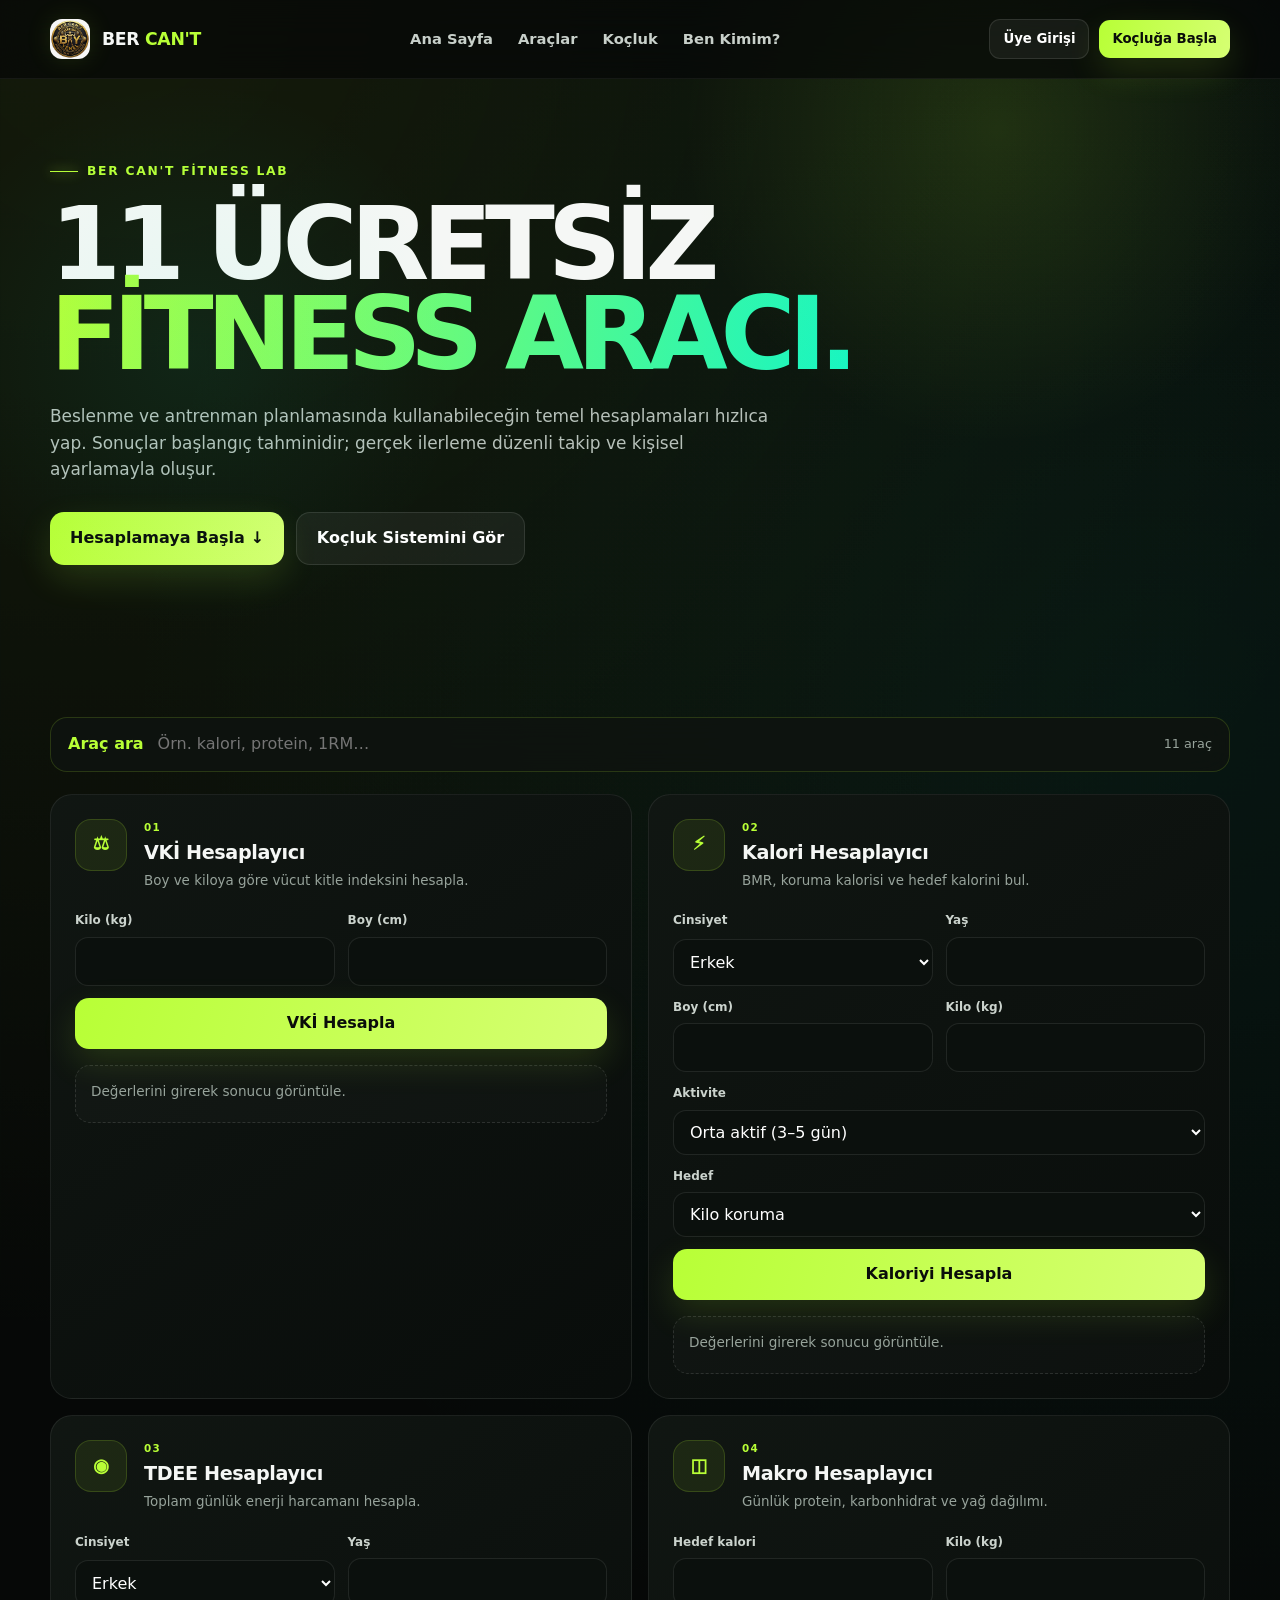
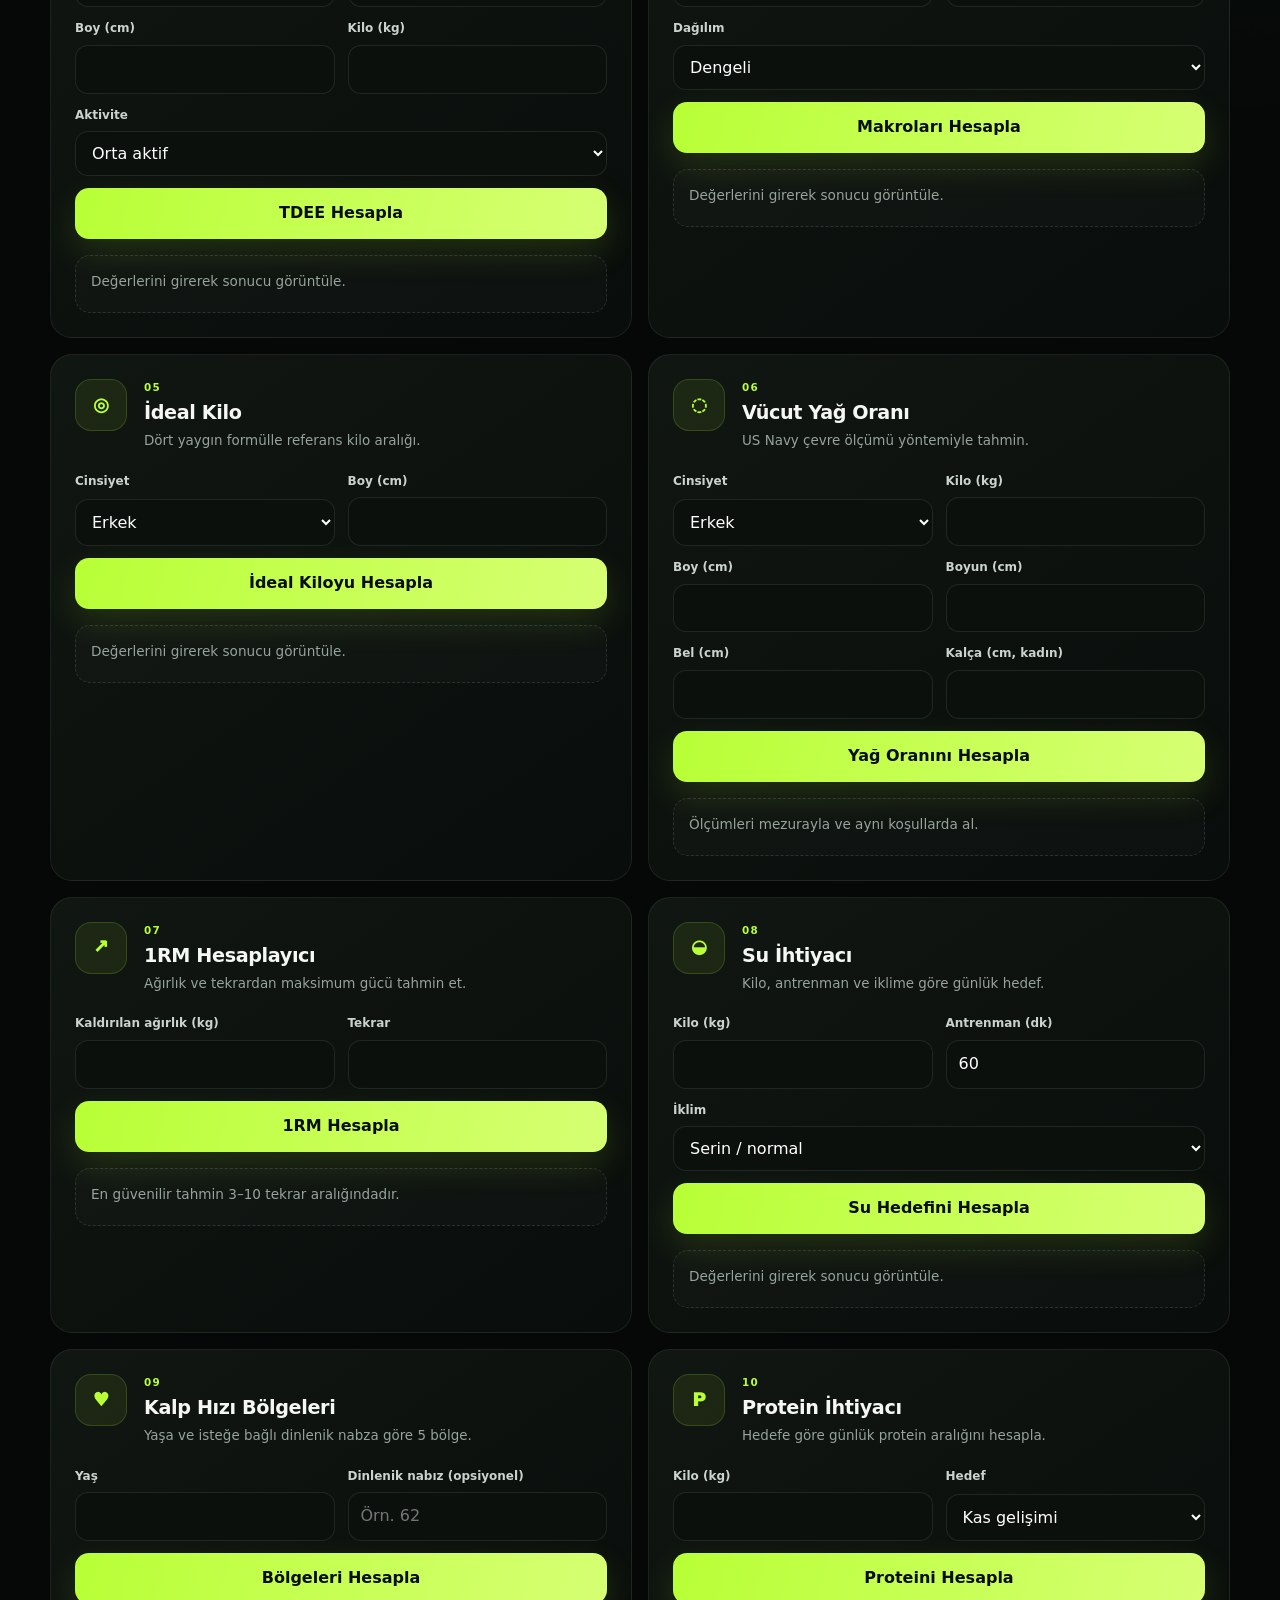
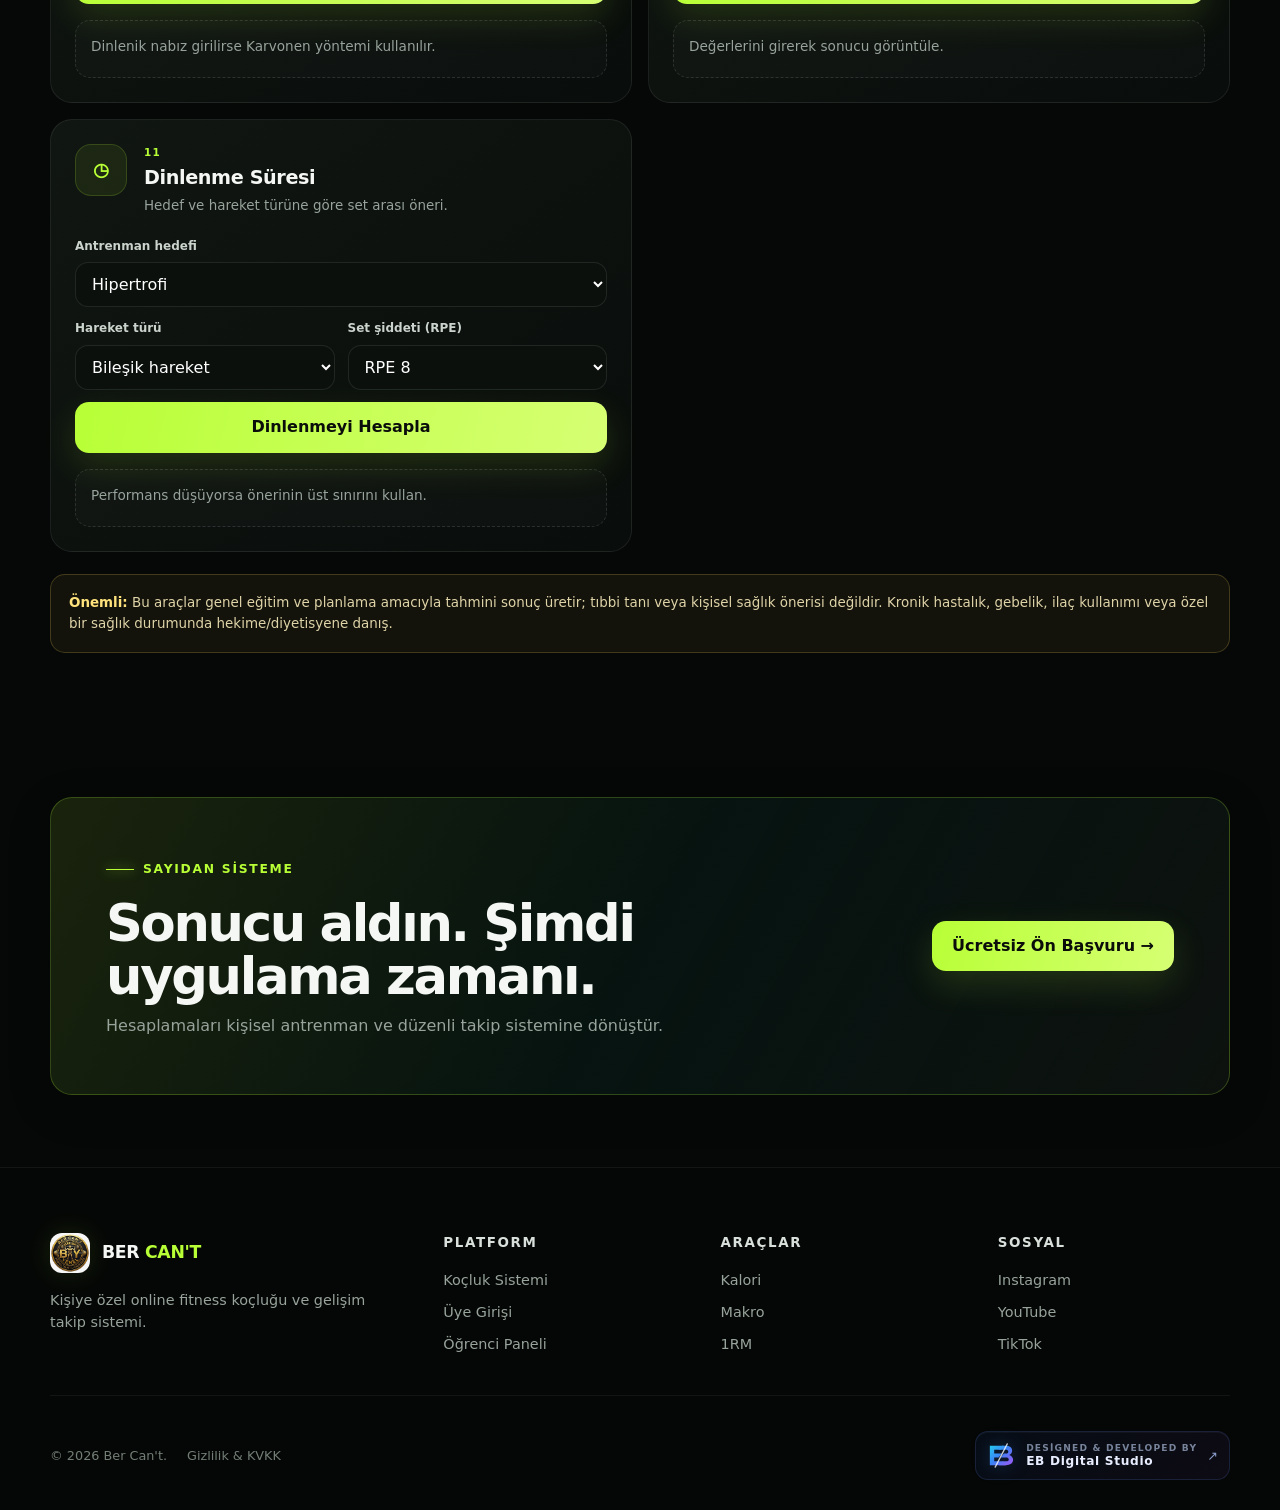
<file: araclar.html>
<!doctype html>
<html lang="tr">
<head>
  <meta charset="utf-8"><meta name="viewport" content="width=device-width,initial-scale=1">
  <title>Ücretsiz Fitness Hesaplayıcıları | Ber Can't</title>
  <meta name="description" content="VKİ, kalori, TDEE, makro, ideal kilo, vücut yağ oranı, 1RM, su, kalp hızı, protein ve dinlenme süresi hesaplayıcıları.">
  <meta name="theme-color" content="#060807"><link rel="canonical" href="https://bercant.com.tr/araclar.html">
  <link rel="icon" href="assets/logo.svg" type="image/svg+xml"><link rel="stylesheet" href="style.css"><link rel="stylesheet" href="premium-additions.css">
</head>
<body>
<header class="site-header"><div class="container nav"><a class="brand" href="index.html"><img src="assets/logo.svg" alt=""><strong>BER <span>CAN'T</span></strong></a><nav class="nav-links" id="nav-links"><a href="index.html">Ana Sayfa</a><a href="#hesaplayicilar">Araçlar</a><a href="programlar.html">Koçluk</a><a href="index.html#hakkinda">Ben Kimim?</a></nav><div class="nav-actions"><a class="btn btn-secondary btn-sm" href="login.html">Üye Girişi</a><a class="btn btn-primary btn-sm" href="https://www.shopier.com/bercanty" target="_blank" rel="noopener noreferrer">Koçluğa Başla</a><button class="menu-btn" type="button" aria-label="Menüyü aç" aria-controls="nav-links" aria-expanded="false">☰</button></div></div></header>
<main>
<section class="tools-hero"><div class="container"><span class="eyebrow">Ber Can't Fitness Lab</span><h1>11 ücretsiz <span class="gradient-text">fitness aracı.</span></h1><p>Beslenme ve antrenman planlamasında kullanabileceğin temel hesaplamaları hızlıca yap. Sonuçlar başlangıç tahminidir; gerçek ilerleme düzenli takip ve kişisel ayarlamayla oluşur.</p><div class="tools-hero-actions"><a class="btn btn-primary" href="#hesaplayicilar">Hesaplamaya Başla ↓</a><a class="btn btn-secondary" href="programlar.html">Koçluk Sistemini Gör</a></div></div></section>
<section class="section-tight" id="hesaplayicilar"><div class="container">
  <div class="tool-search-shell"><label for="tool-search">Araç ara</label><input id="tool-search" type="search" placeholder="Örn. kalori, protein, 1RM…"><span id="tool-count">11 araç</span></div>
  <div class="calculator-grid">

    <article class="calculator-card" id="vki" data-tool="vki bmi kilo boy sağlık"><div class="calculator-head"><span class="calculator-icon">⚖</span><div><span class="tool-number">01</span><h2>VKİ Hesaplayıcı</h2><p>Boy ve kiloya göre vücut kitle indeksini hesapla.</p></div></div><form id="bmi-form" class="calculator-form"><div class="field-row"><div class="field"><label for="bmi-weight">Kilo (kg)</label><input id="bmi-weight" type="number" min="30" max="300" step="0.1" required></div><div class="field"><label for="bmi-height">Boy (cm)</label><input id="bmi-height" type="number" min="120" max="230" required></div></div><button class="btn btn-primary btn-wide" type="submit">VKİ Hesapla</button></form><div class="calculator-result" id="bmi-result" aria-live="polite">Değerlerini girerek sonucu görüntüle.</div></article>

    <article class="calculator-card" id="kalori" data-tool="kalori bmr enerji kilo verme alma"><div class="calculator-head"><span class="calculator-icon">⚡</span><div><span class="tool-number">02</span><h2>Kalori Hesaplayıcı</h2><p>BMR, koruma kalorisi ve hedef kalorini bul.</p></div></div><form id="calorie-form" class="calculator-form"><div class="field-row"><div class="field"><label for="cal-sex">Cinsiyet</label><select id="cal-sex"><option value="male">Erkek</option><option value="female">Kadın</option></select></div><div class="field"><label for="cal-age">Yaş</label><input id="cal-age" type="number" min="15" max="90" required></div></div><div class="field-row"><div class="field"><label for="cal-height">Boy (cm)</label><input id="cal-height" type="number" min="120" max="230" required></div><div class="field"><label for="cal-weight">Kilo (kg)</label><input id="cal-weight" type="number" min="30" max="300" step="0.1" required></div></div><div class="field"><label for="cal-activity">Aktivite</label><select id="cal-activity"><option value="1.2">Hareketsiz</option><option value="1.375">Hafif aktif (1–2 gün)</option><option value="1.55" selected>Orta aktif (3–5 gün)</option><option value="1.725">Çok aktif (6–7 gün)</option><option value="1.9">Ekstra aktif</option></select></div><div class="field"><label for="cal-goal">Hedef</label><select id="cal-goal"><option value="-500">Yağ yakımı</option><option value="0" selected>Kilo koruma</option><option value="300">Kas kazanımı</option></select></div><button class="btn btn-primary btn-wide" type="submit">Kaloriyi Hesapla</button></form><div class="calculator-result" id="calorie-result" aria-live="polite">Değerlerini girerek sonucu görüntüle.</div></article>

    <article class="calculator-card" id="tdee" data-tool="tdee günlük enerji harcaması kalori"><div class="calculator-head"><span class="calculator-icon">◉</span><div><span class="tool-number">03</span><h2>TDEE Hesaplayıcı</h2><p>Toplam günlük enerji harcamanı hesapla.</p></div></div><form id="tdee-form" class="calculator-form"><div class="field-row"><div class="field"><label for="tdee-sex">Cinsiyet</label><select id="tdee-sex"><option value="male">Erkek</option><option value="female">Kadın</option></select></div><div class="field"><label for="tdee-age">Yaş</label><input id="tdee-age" type="number" min="15" max="90" required></div></div><div class="field-row"><div class="field"><label for="tdee-height">Boy (cm)</label><input id="tdee-height" type="number" min="120" max="230" required></div><div class="field"><label for="tdee-weight">Kilo (kg)</label><input id="tdee-weight" type="number" min="30" max="300" step="0.1" required></div></div><div class="field"><label for="tdee-activity">Aktivite</label><select id="tdee-activity"><option value="1.2">Hareketsiz</option><option value="1.375">Hafif aktif</option><option value="1.55" selected>Orta aktif</option><option value="1.725">Çok aktif</option><option value="1.9">Ekstra aktif</option></select></div><button class="btn btn-primary btn-wide" type="submit">TDEE Hesapla</button></form><div class="calculator-result" id="tdee-result" aria-live="polite">Değerlerini girerek sonucu görüntüle.</div></article>

    <article class="calculator-card" id="makro" data-tool="makro protein karbonhidrat yağ beslenme"><div class="calculator-head"><span class="calculator-icon">◫</span><div><span class="tool-number">04</span><h2>Makro Hesaplayıcı</h2><p>Günlük protein, karbonhidrat ve yağ dağılımı.</p></div></div><form id="macro-form" class="calculator-form"><div class="field-row"><div class="field"><label for="macro-calories">Hedef kalori</label><input id="macro-calories" type="number" min="900" max="6000" required></div><div class="field"><label for="macro-weight">Kilo (kg)</label><input id="macro-weight" type="number" min="30" max="300" step="0.1" required></div></div><div class="field"><label for="macro-mode">Dağılım</label><select id="macro-mode"><option value="balanced">Dengeli</option><option value="high-protein">Yüksek protein</option><option value="low-carb">Düşük karbonhidrat</option></select></div><button class="btn btn-primary btn-wide" type="submit">Makroları Hesapla</button></form><div class="calculator-result" id="macro-result" aria-live="polite">Değerlerini girerek sonucu görüntüle.</div></article>

    <article class="calculator-card" id="ideal-kilo" data-tool="ideal kilo boy devine robinson miller hamwi"><div class="calculator-head"><span class="calculator-icon">◎</span><div><span class="tool-number">05</span><h2>İdeal Kilo</h2><p>Dört yaygın formülle referans kilo aralığı.</p></div></div><form id="ideal-form" class="calculator-form"><div class="field-row"><div class="field"><label for="ideal-sex">Cinsiyet</label><select id="ideal-sex"><option value="male">Erkek</option><option value="female">Kadın</option></select></div><div class="field"><label for="ideal-height">Boy (cm)</label><input id="ideal-height" type="number" min="150" max="230" required></div></div><button class="btn btn-primary btn-wide" type="submit">İdeal Kiloyu Hesapla</button></form><div class="calculator-result" id="ideal-result" aria-live="polite">Değerlerini girerek sonucu görüntüle.</div></article>

    <article class="calculator-card" id="yag-orani" data-tool="vücut yağ oranı us navy bel boyun kalça"><div class="calculator-head"><span class="calculator-icon">◌</span><div><span class="tool-number">06</span><h2>Vücut Yağ Oranı</h2><p>US Navy çevre ölçümü yöntemiyle tahmin.</p></div></div><form id="fat-form" class="calculator-form"><div class="field-row"><div class="field"><label for="fat-sex">Cinsiyet</label><select id="fat-sex"><option value="male">Erkek</option><option value="female">Kadın</option></select></div><div class="field"><label for="fat-weight">Kilo (kg)</label><input id="fat-weight" type="number" min="30" max="300" step="0.1" required></div></div><div class="field-row"><div class="field"><label for="fat-height">Boy (cm)</label><input id="fat-height" type="number" min="120" max="230" required></div><div class="field"><label for="fat-neck">Boyun (cm)</label><input id="fat-neck" type="number" min="20" max="70" step="0.1" required></div></div><div class="field-row"><div class="field"><label for="fat-waist">Bel (cm)</label><input id="fat-waist" type="number" min="40" max="200" step="0.1" required></div><div class="field" id="hip-field"><label for="fat-hip">Kalça (cm, kadın)</label><input id="fat-hip" type="number" min="50" max="220" step="0.1"></div></div><button class="btn btn-primary btn-wide" type="submit">Yağ Oranını Hesapla</button></form><div class="calculator-result" id="fat-result" aria-live="polite">Ölçümleri mezurayla ve aynı koşullarda al.</div></article>

    <article class="calculator-card" id="bir-rm" data-tool="1rm one rep max güç ağırlık tekrar"><div class="calculator-head"><span class="calculator-icon">↗</span><div><span class="tool-number">07</span><h2>1RM Hesaplayıcı</h2><p>Ağırlık ve tekrardan maksimum gücü tahmin et.</p></div></div><form id="rm-form" class="calculator-form"><div class="field-row"><div class="field"><label for="rm-weight">Kaldırılan ağırlık (kg)</label><input id="rm-weight" type="number" min="1" max="1000" step="0.5" required></div><div class="field"><label for="rm-reps">Tekrar</label><input id="rm-reps" type="number" min="1" max="15" required></div></div><button class="btn btn-primary btn-wide" type="submit">1RM Hesapla</button></form><div class="calculator-result" id="rm-result" aria-live="polite">En güvenilir tahmin 3–10 tekrar aralığındadır.</div></article>

    <article class="calculator-card" id="su" data-tool="su ihtiyacı hidrasyon kilo antrenman"><div class="calculator-head"><span class="calculator-icon">◒</span><div><span class="tool-number">08</span><h2>Su İhtiyacı</h2><p>Kilo, antrenman ve iklime göre günlük hedef.</p></div></div><form id="water-form" class="calculator-form"><div class="field-row"><div class="field"><label for="water-weight">Kilo (kg)</label><input id="water-weight" type="number" min="30" max="300" step="0.1" required></div><div class="field"><label for="water-workout">Antrenman (dk)</label><input id="water-workout" type="number" min="0" max="300" value="60"></div></div><div class="field"><label for="water-climate">İklim</label><select id="water-climate"><option value="0">Serin / normal</option><option value="350">Ilık</option><option value="700">Sıcak ve nemli</option></select></div><button class="btn btn-primary btn-wide" type="submit">Su Hedefini Hesapla</button></form><div class="calculator-result" id="water-result" aria-live="polite">Değerlerini girerek sonucu görüntüle.</div></article>

    <article class="calculator-card" id="kalp-hizi" data-tool="kalp hızı nabız kardiyo bölge yağ yakımı"><div class="calculator-head"><span class="calculator-icon">♥</span><div><span class="tool-number">09</span><h2>Kalp Hızı Bölgeleri</h2><p>Yaşa ve isteğe bağlı dinlenik nabza göre 5 bölge.</p></div></div><form id="heart-form" class="calculator-form"><div class="field-row"><div class="field"><label for="heart-age">Yaş</label><input id="heart-age" type="number" min="15" max="90" required></div><div class="field"><label for="heart-rest">Dinlenik nabız (opsiyonel)</label><input id="heart-rest" type="number" min="35" max="120" placeholder="Örn. 62"></div></div><button class="btn btn-primary btn-wide" type="submit">Bölgeleri Hesapla</button></form><div class="calculator-result" id="heart-result" aria-live="polite">Dinlenik nabız girilirse Karvonen yöntemi kullanılır.</div></article>

    <article class="calculator-card" id="protein" data-tool="protein ihtiyacı kas yağ yakımı gram"><div class="calculator-head"><span class="calculator-icon">P</span><div><span class="tool-number">10</span><h2>Protein İhtiyacı</h2><p>Hedefe göre günlük protein aralığını hesapla.</p></div></div><form id="protein-form" class="calculator-form"><div class="field-row"><div class="field"><label for="protein-weight">Kilo (kg)</label><input id="protein-weight" type="number" min="30" max="300" step="0.1" required></div><div class="field"><label for="protein-goal">Hedef</label><select id="protein-goal"><option value="general">Genel sağlık</option><option value="active">Aktif yaşam</option><option value="muscle" selected>Kas gelişimi</option><option value="fat-loss">Yağ yakımı / diyet</option><option value="endurance">Dayanıklılık</option></select></div></div><button class="btn btn-primary btn-wide" type="submit">Proteini Hesapla</button></form><div class="calculator-result" id="protein-result" aria-live="polite">Değerlerini girerek sonucu görüntüle.</div></article>

    <article class="calculator-card" id="dinlenme" data-tool="dinlenme süresi set güç hipertrofi dayanıklılık"><div class="calculator-head"><span class="calculator-icon">◷</span><div><span class="tool-number">11</span><h2>Dinlenme Süresi</h2><p>Hedef ve hareket türüne göre set arası öneri.</p></div></div><form id="rest-form" class="calculator-form"><div class="field"><label for="rest-goal">Antrenman hedefi</label><select id="rest-goal"><option value="strength">Maksimal güç</option><option value="hypertrophy" selected>Hipertrofi</option><option value="endurance">Kas dayanıklılığı</option><option value="power">Patlayıcı güç</option><option value="circuit">Devre / kondisyon</option></select></div><div class="field-row"><div class="field"><label for="rest-exercise">Hareket türü</label><select id="rest-exercise"><option value="compound">Bileşik hareket</option><option value="isolation">İzolasyon</option></select></div><div class="field"><label for="rest-rpe">Set şiddeti (RPE)</label><select id="rest-rpe"><option value="7">RPE 6–7</option><option value="8" selected>RPE 8</option><option value="9">RPE 9–10</option></select></div></div><button class="btn btn-primary btn-wide" type="submit">Dinlenmeyi Hesapla</button></form><div class="calculator-result" id="rest-result" aria-live="polite">Performans düşüyorsa önerinin üst sınırını kullan.</div></article>

  </div>
  <div class="tools-disclaimer"><strong>Önemli:</strong> Bu araçlar genel eğitim ve planlama amacıyla tahmini sonuç üretir; tıbbi tanı veya kişisel sağlık önerisi değildir. Kronik hastalık, gebelik, ilaç kullanımı veya özel bir sağlık durumunda hekime/diyetisyene danış.</div>
</div></section>
<section class="section-tight"><div class="container"><div class="glass-card cta-panel"><div><span class="eyebrow">Sayıdan sisteme</span><h2>Sonucu aldın. Şimdi uygulama zamanı.</h2><p>Hesaplamaları kişisel antrenman ve düzenli takip sistemine dönüştür.</p></div><a class="btn btn-primary" href="login.html#register">Ücretsiz Ön Başvuru →</a></div></div></section>
</main>
<footer class="footer"><div class="container"><div class="footer-grid"><div><a class="brand" href="index.html"><img src="assets/logo.svg" alt=""><strong>BER <span>CAN'T</span></strong></a><p class="section-copy" style="font-size:.9rem;margin-top:16px">Kişiye özel online fitness koçluğu ve gelişim takip sistemi.</p></div><div><h4>Platform</h4><div class="footer-links"><a href="programlar.html">Koçluk Sistemi</a><a href="login.html">Üye Girişi</a><a href="dashboard.html">Öğrenci Paneli</a></div></div><div><h4>Araçlar</h4><div class="footer-links"><a href="#kalori">Kalori</a><a href="#makro">Makro</a><a href="#bir-rm">1RM</a></div></div><div><h4>Sosyal</h4><div class="footer-links"><a href="https://www.instagram.com/bybercant/" target="_blank" rel="noopener noreferrer">Instagram</a><a href="https://www.youtube.com/@bybercantt" target="_blank" rel="noopener noreferrer">YouTube</a><a href="https://www.tiktok.com/@bybercanty" target="_blank" rel="noopener noreferrer">TikTok</a></div></div></div><div class="footer-bottom"><span>© 2026 Ber Can't.</span><a href="gizlilik.html">Gizlilik & KVKK</a><a class="eb-studio-credit" href="https://ebdigitalstudio.com.tr" target="_blank" rel="noopener noreferrer" aria-label="Web tasarımı ve geliştirme: EB Digital Studio">
  <svg class="eb-studio-mark" viewBox="0 0 64 64" aria-hidden="true" focusable="false">
    <defs>
      <linearGradient id="ebCreditGradient" x1="8" y1="8" x2="56" y2="56" gradientUnits="userSpaceOnUse">
        <stop offset="0" stop-color="#22d3ee"/>
        <stop offset="0.48" stop-color="#3b82f6"/>
        <stop offset="1" stop-color="#a855f7"/>
      </linearGradient>
    </defs>
    <path d="M10 12h29l-7 8H19v8h16l-7 8h-9v8h17l7 8H10z" fill="url(#ebCreditGradient)"/>
    <path d="M35 12h8c8 0 13 4 13 10 0 4-2 7-6 9 5 2 8 5 8 10 0 7-6 11-15 11H29l7-8h7c4 0 6-1 6-4s-2-4-6-4H32l7-8h4c3 0 5-1 5-4s-2-4-5-4H28z" fill="url(#ebCreditGradient)"/>
    <path d="M46 8 21 56" stroke="rgba(255,255,255,.78)" stroke-width="2.6" stroke-linecap="round"/>
  </svg>
  <span class="eb-studio-copy"><small>Designed &amp; Developed by</small><strong>EB Digital Studio</strong></span>
  <span class="eb-studio-arrow" aria-hidden="true">↗</span>
</a></div></div></footer>
<script>const menu=document.querySelector('.menu-btn'),nav=document.getElementById('nav-links');menu?.addEventListener('click',()=>{const open=nav.classList.toggle('open');menu.setAttribute('aria-expanded',String(open));});</script><script src="js/tools.js"></script>
</body></html>
</file>
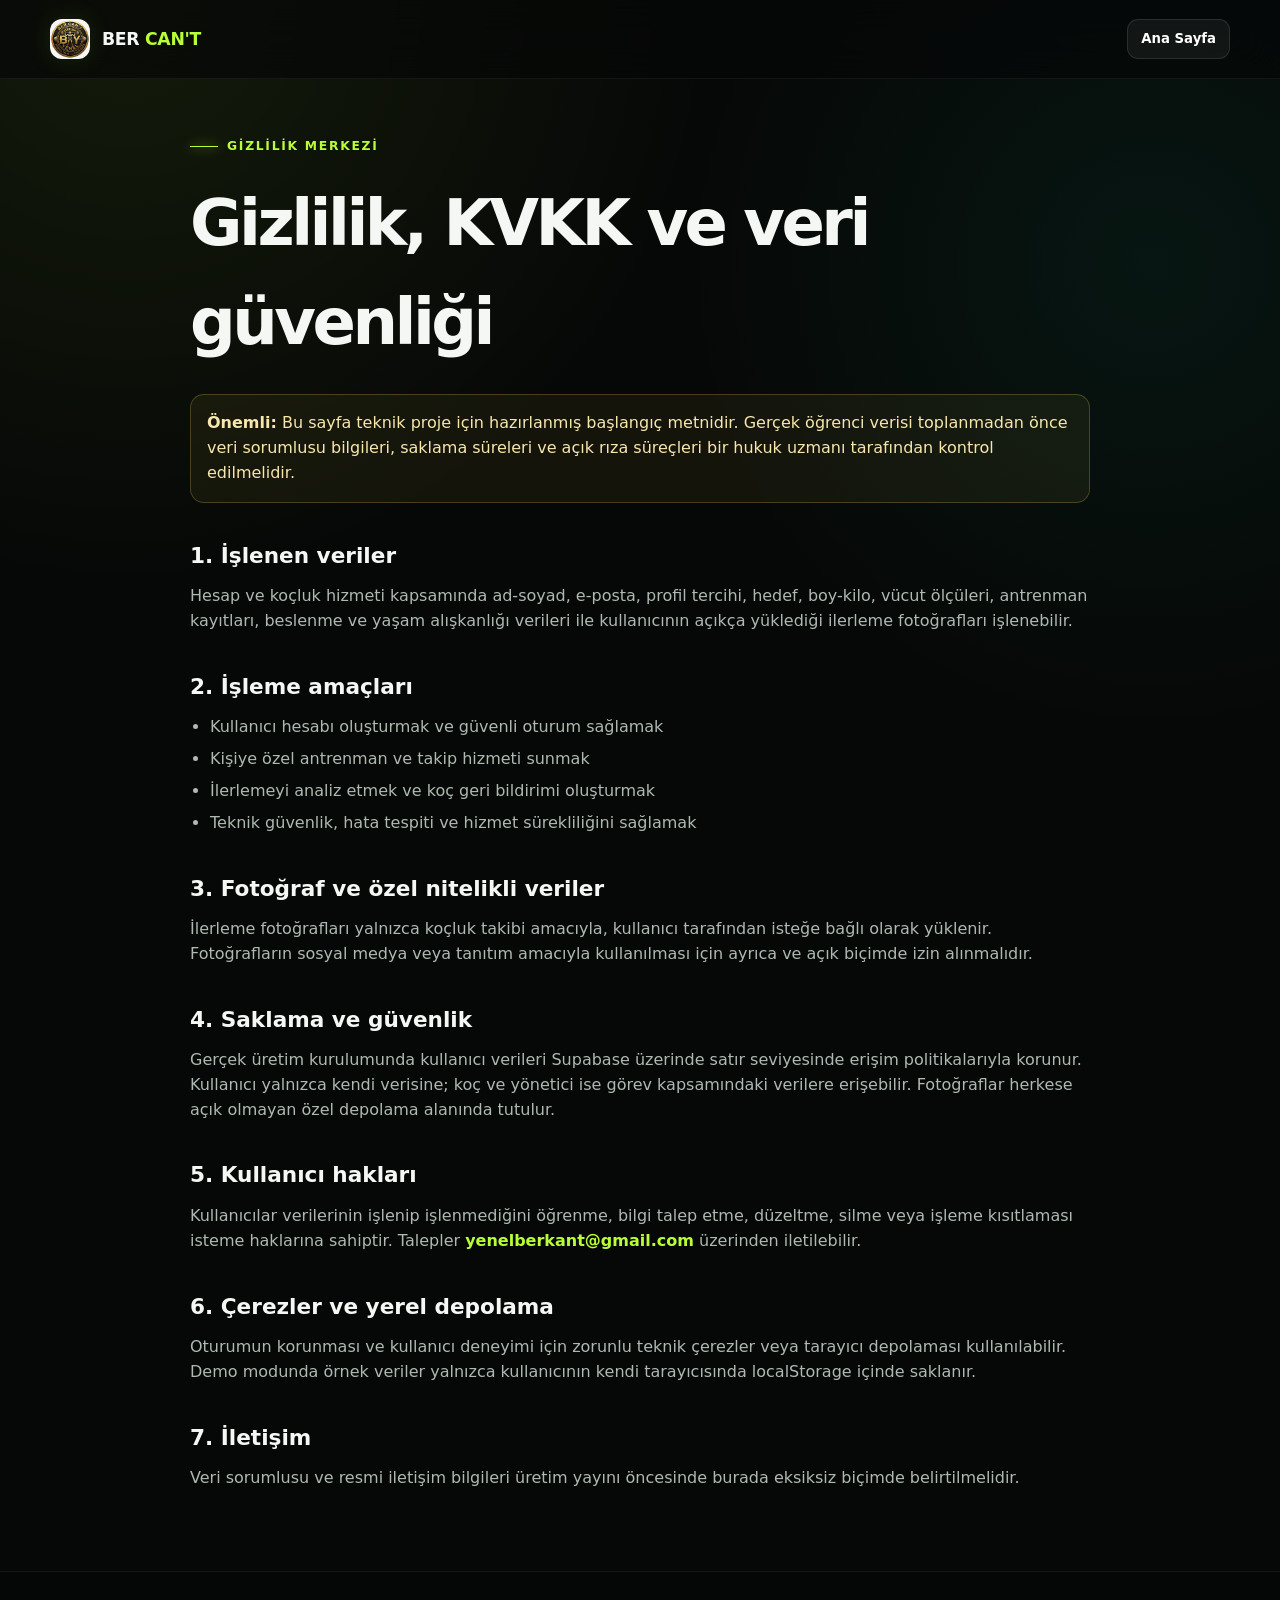
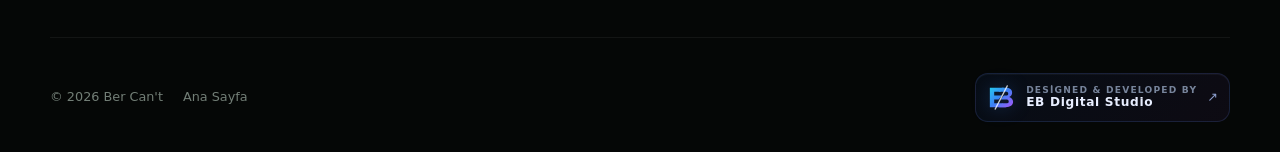
<file: gizlilik.html>
<!doctype html>
<html lang="tr"><head><meta charset="utf-8"><meta name="viewport" content="width=device-width,initial-scale=1"><title>Gizlilik ve KVKK | Ber Can't</title><meta name="description" content="Ber Can't gizlilik, kişisel veri ve çerez bilgilendirmesi."><link rel="icon" href="assets/logo.svg" type="image/svg+xml"><link rel="stylesheet" href="style.css"></head>
<body><header class="site-header"><div class="container nav"><a class="brand" href="index.html"><img src="assets/logo.svg" alt=""><strong>BER <span>CAN'T</span></strong></a><div class="nav-actions"><a class="btn btn-secondary btn-sm" href="index.html">Ana Sayfa</a></div></div></header>
<main class="legal"><div class="container legal-shell"><span class="eyebrow">Gizlilik Merkezi</span><h1>Gizlilik, KVKK ve veri güvenliği</h1><div class="legal-note"><strong>Önemli:</strong> Bu sayfa teknik proje için hazırlanmış başlangıç metnidir. Gerçek öğrenci verisi toplanmadan önce veri sorumlusu bilgileri, saklama süreleri ve açık rıza süreçleri bir hukuk uzmanı tarafından kontrol edilmelidir.</div>
<h2>1. İşlenen veriler</h2><p>Hesap ve koçluk hizmeti kapsamında ad-soyad, e-posta, profil tercihi, hedef, boy-kilo, vücut ölçüleri, antrenman kayıtları, beslenme ve yaşam alışkanlığı verileri ile kullanıcının açıkça yüklediği ilerleme fotoğrafları işlenebilir.</p>
<h2>2. İşleme amaçları</h2><ul><li>Kullanıcı hesabı oluşturmak ve güvenli oturum sağlamak</li><li>Kişiye özel antrenman ve takip hizmeti sunmak</li><li>İlerlemeyi analiz etmek ve koç geri bildirimi oluşturmak</li><li>Teknik güvenlik, hata tespiti ve hizmet sürekliliğini sağlamak</li></ul>
<h2>3. Fotoğraf ve özel nitelikli veriler</h2><p>İlerleme fotoğrafları yalnızca koçluk takibi amacıyla, kullanıcı tarafından isteğe bağlı olarak yüklenir. Fotoğrafların sosyal medya veya tanıtım amacıyla kullanılması için ayrıca ve açık biçimde izin alınmalıdır.</p>
<h2>4. Saklama ve güvenlik</h2><p>Gerçek üretim kurulumunda kullanıcı verileri Supabase üzerinde satır seviyesinde erişim politikalarıyla korunur. Kullanıcı yalnızca kendi verisine; koç ve yönetici ise görev kapsamındaki verilere erişebilir. Fotoğraflar herkese açık olmayan özel depolama alanında tutulur.</p>
<h2>5. Kullanıcı hakları</h2><p>Kullanıcılar verilerinin işlenip işlenmediğini öğrenme, bilgi talep etme, düzeltme, silme veya işleme kısıtlaması isteme haklarına sahiptir. Talepler <a class="text-link" href="mailto:yenelberkant@gmail.com">yenelberkant@gmail.com</a> üzerinden iletilebilir.</p>
<h2>6. Çerezler ve yerel depolama</h2><p>Oturumun korunması ve kullanıcı deneyimi için zorunlu teknik çerezler veya tarayıcı depolaması kullanılabilir. Demo modunda örnek veriler yalnızca kullanıcının kendi tarayıcısında localStorage içinde saklanır.</p>
<h2>7. İletişim</h2><p>Veri sorumlusu ve resmi iletişim bilgileri üretim yayını öncesinde burada eksiksiz biçimde belirtilmelidir.</p>
</div></main><footer class="footer"><div class="container"><div class="footer-bottom" style="margin-top:0"><span>© 2026 Ber Can't</span><a href="index.html">Ana Sayfa</a><a class="eb-studio-credit" href="https://ebdigitalstudio.com.tr" target="_blank" rel="noopener noreferrer" aria-label="Web tasarımı ve geliştirme: EB Digital Studio">
  <svg class="eb-studio-mark" viewBox="0 0 64 64" aria-hidden="true" focusable="false">
    <defs>
      <linearGradient id="ebCreditGradient" x1="8" y1="8" x2="56" y2="56" gradientUnits="userSpaceOnUse">
        <stop offset="0" stop-color="#22d3ee"/>
        <stop offset="0.48" stop-color="#3b82f6"/>
        <stop offset="1" stop-color="#a855f7"/>
      </linearGradient>
    </defs>
    <path d="M10 12h29l-7 8H19v8h16l-7 8h-9v8h17l7 8H10z" fill="url(#ebCreditGradient)"/>
    <path d="M35 12h8c8 0 13 4 13 10 0 4-2 7-6 9 5 2 8 5 8 10 0 7-6 11-15 11H29l7-8h7c4 0 6-1 6-4s-2-4-6-4H32l7-8h4c3 0 5-1 5-4s-2-4-5-4H28z" fill="url(#ebCreditGradient)"/>
    <path d="M46 8 21 56" stroke="rgba(255,255,255,.78)" stroke-width="2.6" stroke-linecap="round"/>
  </svg>
  <span class="eb-studio-copy"><small>Designed &amp; Developed by</small><strong>EB Digital Studio</strong></span>
  <span class="eb-studio-arrow" aria-hidden="true">↗</span>
</a></div></div></footer></body></html>
</file>
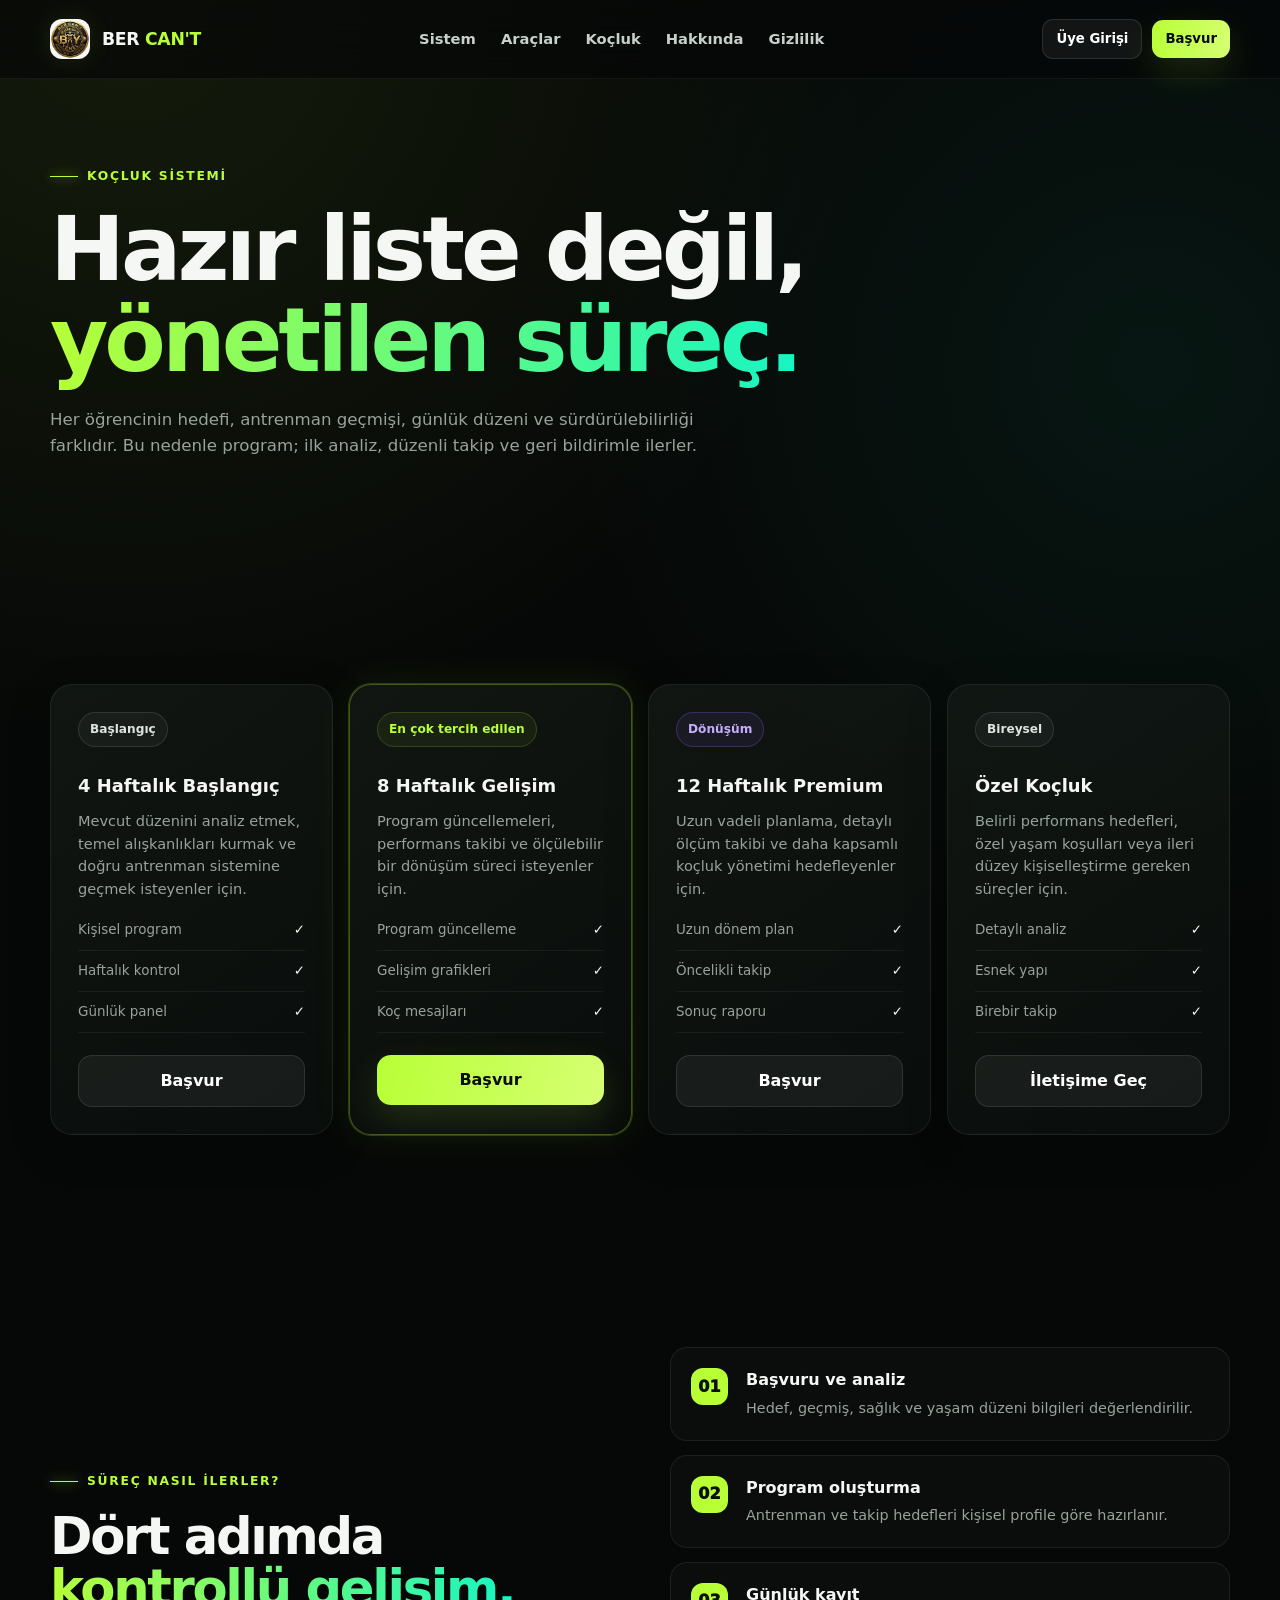
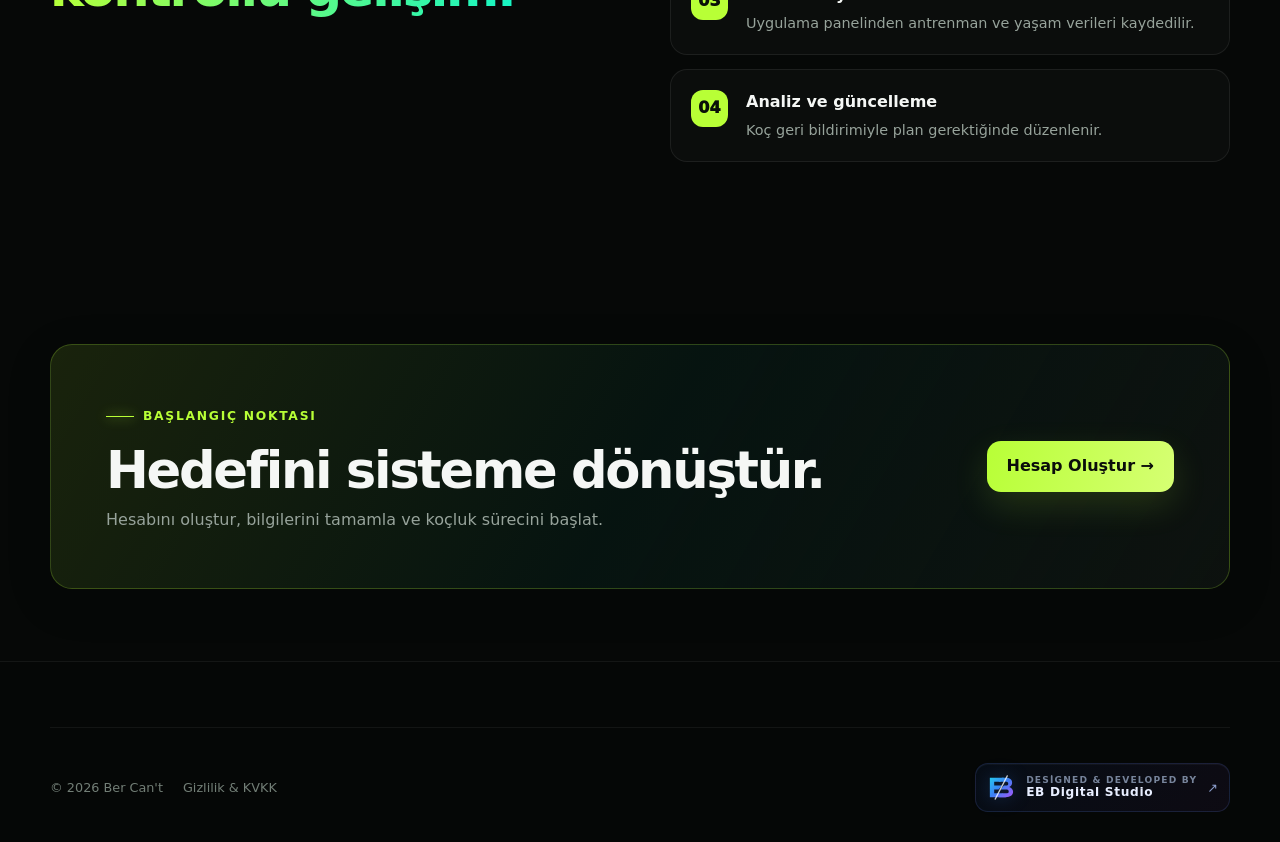
<file: program.html>
<!doctype html><html lang="tr"><head><meta charset="utf-8"><meta http-equiv="refresh" content="0;url=programlar.html"><title>Yönlendiriliyor…</title></head><body><a href="programlar.html">Programlar sayfasına git</a></body></html>
</file>
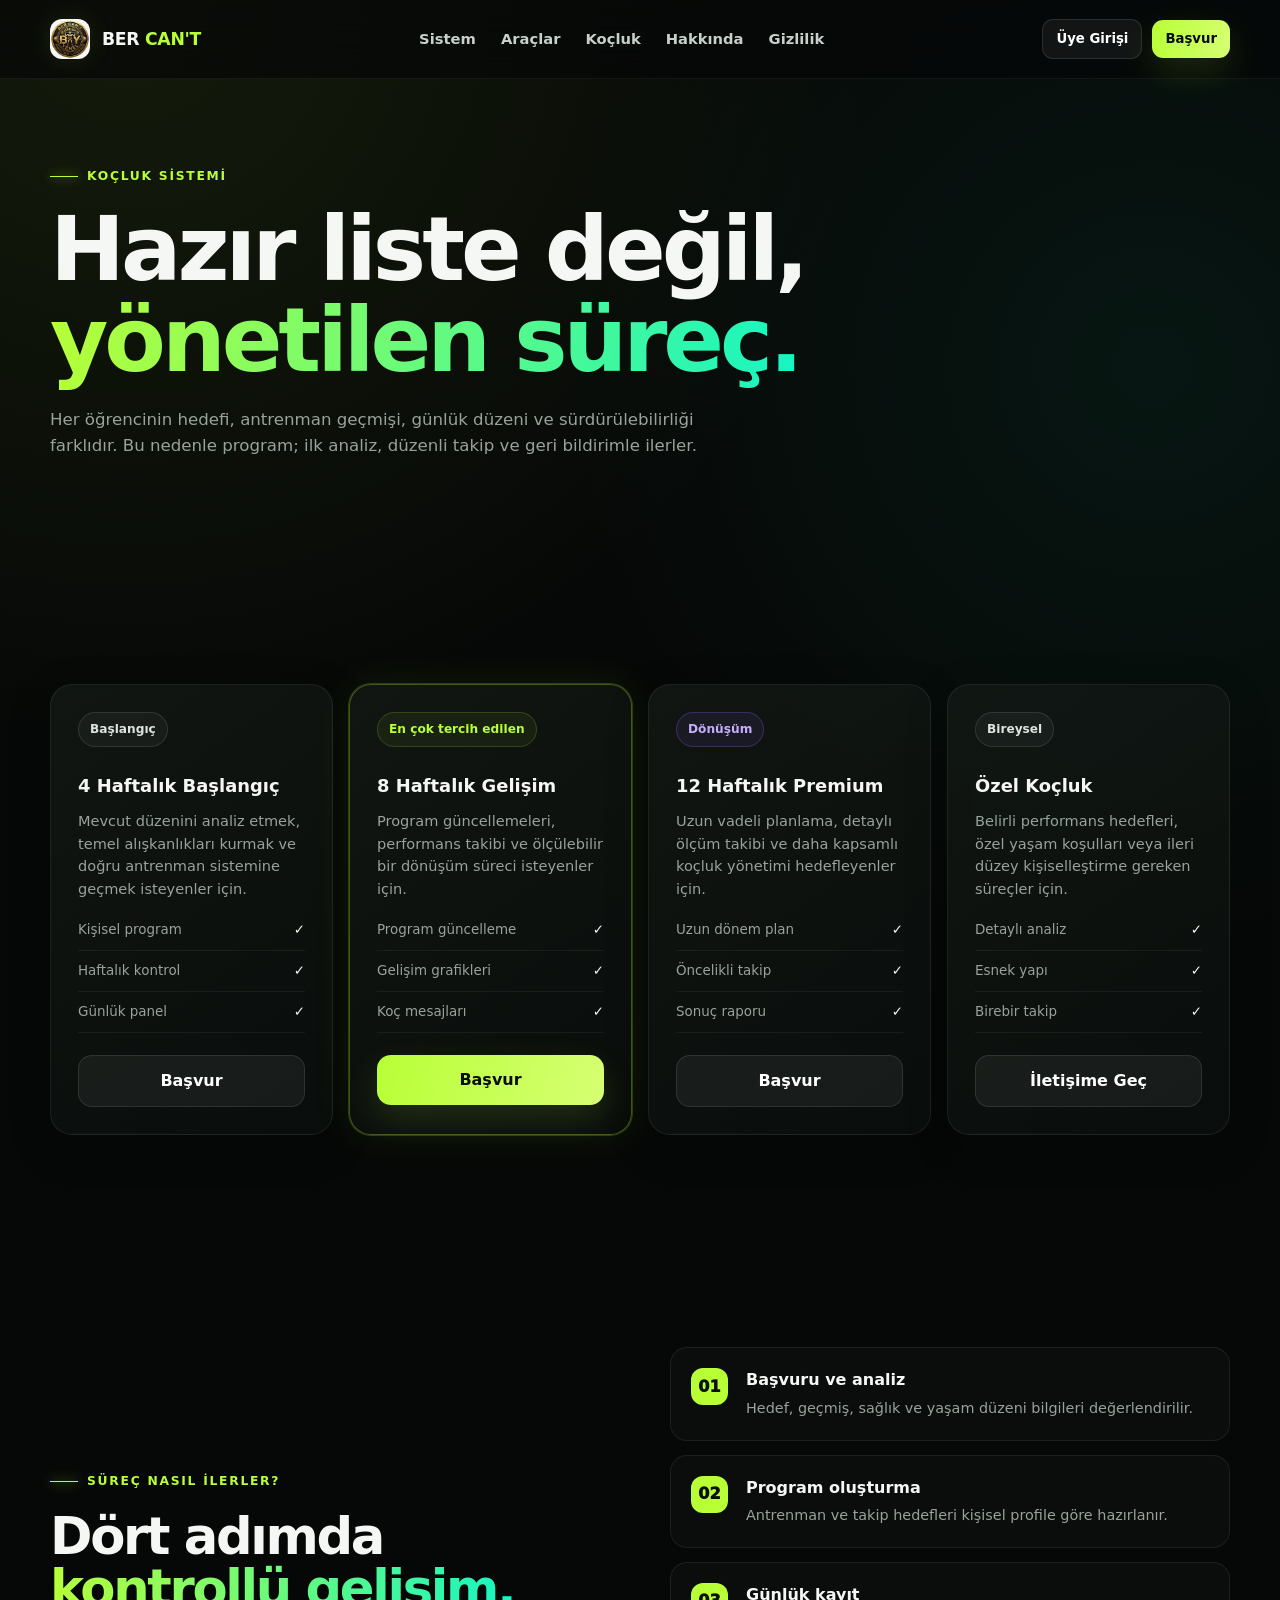
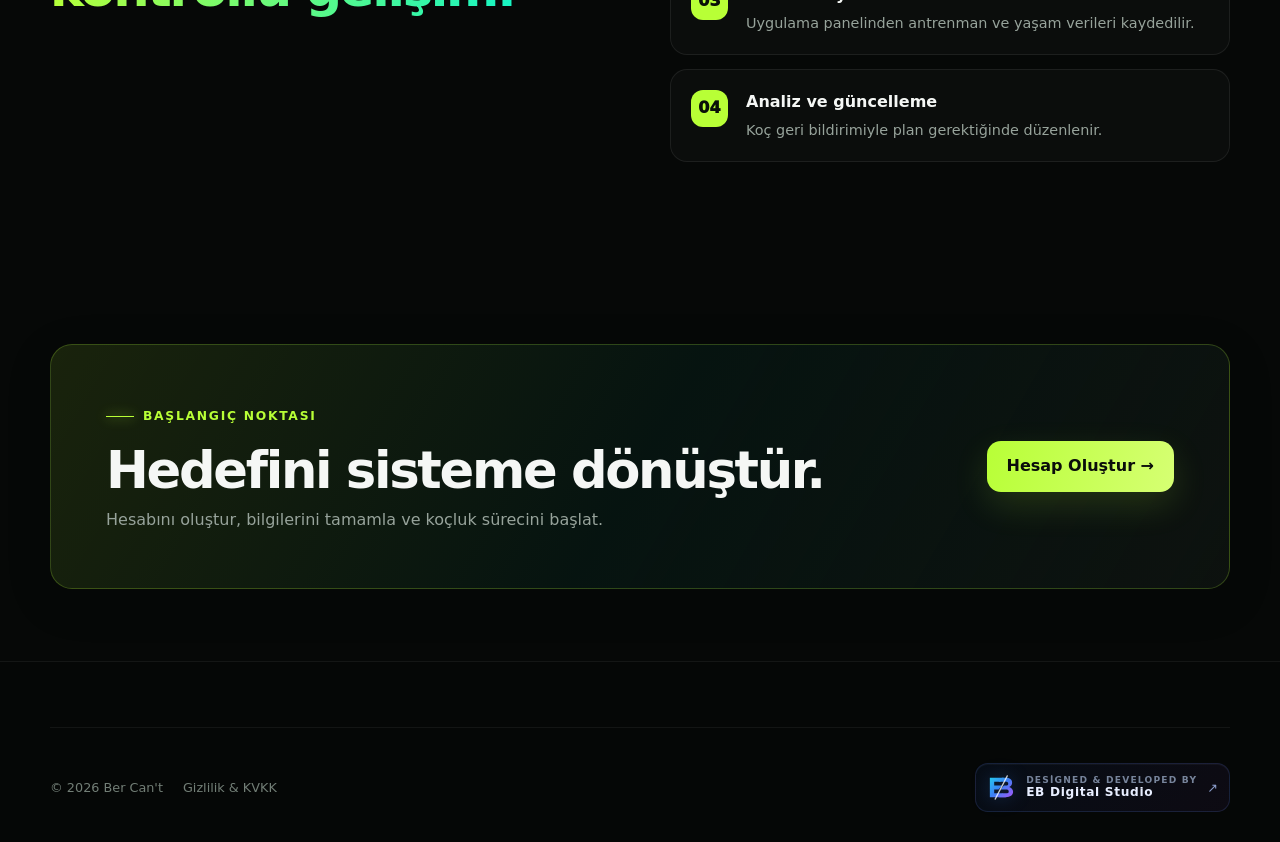
<file: programlar.html>
<!doctype html>
<html lang="tr">
<head>
  <meta charset="utf-8"><meta name="viewport" content="width=device-width,initial-scale=1">
  <title>Online Koçluk Sistemi | Ber Can't</title>
  <meta name="description" content="Ber Can't kişiye özel online fitness koçluğu; antrenman, beslenme ve gelişim takip sistemi.">
  <link rel="canonical" href="https://bercant.com.tr/programlar.html"><link rel="icon" href="assets/logo.svg" type="image/svg+xml"><link rel="stylesheet" href="style.css"><link rel="stylesheet" href="premium-additions.css">
</head>
<body>
<header class="site-header"><div class="container nav"><a class="brand" href="index.html"><img src="assets/logo.svg" alt=""><strong>BER <span>CAN'T</span></strong></a><nav class="nav-links" id="nav-links"><a href="index.html#sistem">Sistem</a><a href="araclar.html">Araçlar</a><a href="#paketler">Koçluk</a><a href="index.html#hakkinda">Hakkında</a><a href="gizlilik.html">Gizlilik</a></nav><div class="nav-actions"><a class="btn btn-secondary btn-sm" href="login.html">Üye Girişi</a><a class="btn btn-primary btn-sm" href="https://www.shopier.com/bercanty" target="_blank" rel="noopener noreferrer">Başvur</a><button class="menu-btn" type="button">☰</button></div></div></header>
<main>
  <section class="section" style="padding-top:160px">
    <div class="container"><span class="eyebrow">Koçluk Sistemi</span><h1 class="section-title" style="font-size:clamp(3rem,7vw,6.8rem)">Hazır liste değil, <span class="gradient-text">yönetilen süreç.</span></h1><p class="section-copy">Her öğrencinin hedefi, antrenman geçmişi, günlük düzeni ve sürdürülebilirliği farklıdır. Bu nedenle program; ilk analiz, düzenli takip ve geri bildirimle ilerler.</p></div>
  </section>
  <section class="section-tight" id="paketler"><div class="container"><div class="feature-grid">
    <article class="feature-card"><span class="badge neutral">Başlangıç</span><h3>4 Haftalık Başlangıç</h3><p>Mevcut düzenini analiz etmek, temel alışkanlıkları kurmak ve doğru antrenman sistemine geçmek isteyenler için.</p><div class="detail-list" style="margin-top:20px"><div class="detail-row"><span>Kişisel program</span><strong>✓</strong></div><div class="detail-row"><span>Haftalık kontrol</span><strong>✓</strong></div><div class="detail-row"><span>Günlük panel</span><strong>✓</strong></div></div><a class="btn btn-secondary btn-wide" href="https://www.shopier.com/bercanty" target="_blank" rel="noopener noreferrer" style="margin-top:22px">Başvur</a></article>
    <article class="feature-card" style="border-color:rgba(184,255,54,.3);box-shadow:var(--glow)"><span class="badge">En çok tercih edilen</span><h3>8 Haftalık Gelişim</h3><p>Program güncellemeleri, performans takibi ve ölçülebilir bir dönüşüm süreci isteyenler için.</p><div class="detail-list" style="margin-top:20px"><div class="detail-row"><span>Program güncelleme</span><strong>✓</strong></div><div class="detail-row"><span>Gelişim grafikleri</span><strong>✓</strong></div><div class="detail-row"><span>Koç mesajları</span><strong>✓</strong></div></div><a class="btn btn-primary btn-wide" href="https://www.shopier.com/bercanty" target="_blank" rel="noopener noreferrer" style="margin-top:22px">Başvur</a></article>
    <article class="feature-card"><span class="badge purple">Dönüşüm</span><h3>12 Haftalık Premium</h3><p>Uzun vadeli planlama, detaylı ölçüm takibi ve daha kapsamlı koçluk yönetimi hedefleyenler için.</p><div class="detail-list" style="margin-top:20px"><div class="detail-row"><span>Uzun dönem plan</span><strong>✓</strong></div><div class="detail-row"><span>Öncelikli takip</span><strong>✓</strong></div><div class="detail-row"><span>Sonuç raporu</span><strong>✓</strong></div></div><a class="btn btn-secondary btn-wide" href="https://www.shopier.com/bercanty" target="_blank" rel="noopener noreferrer" style="margin-top:22px">Başvur</a></article>
    <article class="feature-card"><span class="badge neutral">Bireysel</span><h3>Özel Koçluk</h3><p>Belirli performans hedefleri, özel yaşam koşulları veya ileri düzey kişiselleştirme gereken süreçler için.</p><div class="detail-list" style="margin-top:20px"><div class="detail-row"><span>Detaylı analiz</span><strong>✓</strong></div><div class="detail-row"><span>Esnek yapı</span><strong>✓</strong></div><div class="detail-row"><span>Birebir takip</span><strong>✓</strong></div></div><a class="btn btn-secondary btn-wide" href="mailto:yenelberkant@gmail.com" style="margin-top:22px">İletişime Geç</a></article>
  </div></div></section>
  <section class="section"><div class="container split-section"><div><span class="eyebrow">Süreç nasıl ilerler?</span><h2 class="section-title">Dört adımda <span class="gradient-text">kontrollü gelişim.</span></h2></div><div class="process-list"><div class="process-item"><div class="process-index">01</div><div><strong>Başvuru ve analiz</strong><p>Hedef, geçmiş, sağlık ve yaşam düzeni bilgileri değerlendirilir.</p></div></div><div class="process-item"><div class="process-index">02</div><div><strong>Program oluşturma</strong><p>Antrenman ve takip hedefleri kişisel profile göre hazırlanır.</p></div></div><div class="process-item"><div class="process-index">03</div><div><strong>Günlük kayıt</strong><p>Uygulama panelinden antrenman ve yaşam verileri kaydedilir.</p></div></div><div class="process-item"><div class="process-index">04</div><div><strong>Analiz ve güncelleme</strong><p>Koç geri bildirimiyle plan gerektiğinde düzenlenir.</p></div></div></div></div></section>
  <section class="section-tight"><div class="container"><div class="glass-card cta-panel"><div><span class="eyebrow">Başlangıç noktası</span><h2>Hedefini sisteme dönüştür.</h2><p>Hesabını oluştur, bilgilerini tamamla ve koçluk sürecini başlat.</p></div><a class="btn btn-primary" href="https://www.shopier.com/bercanty" target="_blank" rel="noopener noreferrer">Hesap Oluştur →</a></div></div></section>
</main>
<footer class="footer"><div class="container"><div class="footer-bottom" style="margin-top:0"><span>© 2026 Ber Can't</span><a href="gizlilik.html">Gizlilik & KVKK</a><a class="eb-studio-credit" href="https://ebdigitalstudio.com.tr" target="_blank" rel="noopener noreferrer" aria-label="Web tasarımı ve geliştirme: EB Digital Studio">
  <svg class="eb-studio-mark" viewBox="0 0 64 64" aria-hidden="true" focusable="false">
    <defs>
      <linearGradient id="ebCreditGradient" x1="8" y1="8" x2="56" y2="56" gradientUnits="userSpaceOnUse">
        <stop offset="0" stop-color="#22d3ee"/>
        <stop offset="0.48" stop-color="#3b82f6"/>
        <stop offset="1" stop-color="#a855f7"/>
      </linearGradient>
    </defs>
    <path d="M10 12h29l-7 8H19v8h16l-7 8h-9v8h17l7 8H10z" fill="url(#ebCreditGradient)"/>
    <path d="M35 12h8c8 0 13 4 13 10 0 4-2 7-6 9 5 2 8 5 8 10 0 7-6 11-15 11H29l7-8h7c4 0 6-1 6-4s-2-4-6-4H32l7-8h4c3 0 5-1 5-4s-2-4-5-4H28z" fill="url(#ebCreditGradient)"/>
    <path d="M46 8 21 56" stroke="rgba(255,255,255,.78)" stroke-width="2.6" stroke-linecap="round"/>
  </svg>
  <span class="eb-studio-copy"><small>Designed &amp; Developed by</small><strong>EB Digital Studio</strong></span>
  <span class="eb-studio-arrow" aria-hidden="true">↗</span>
</a></div></div></footer>
<script>const m=document.querySelector('.menu-btn'),n=document.getElementById('nav-links');m?.addEventListener('click',()=>n.classList.toggle('open'));</script>
</body></html>
</file>
<file: style.css>
:root{
  --bg:#060807;
  --bg-2:#0a0e0c;
  --panel:rgba(14,19,16,.86);
  --panel-2:#111713;
  --line:rgba(184,255,54,.16);
  --line-strong:rgba(184,255,54,.42);
  --text:#f5f7f5;
  --muted:#97a39b;
  --primary:#b8ff36;
  --primary-2:#15f5c4;
  --purple:#9b6cff;
  --danger:#ff5e78;
  --warning:#ffd65c;
  --success:#55f39a;
  --radius:22px;
  --shadow:0 24px 80px rgba(0,0,0,.42);
  --glow:0 0 0 1px rgba(184,255,54,.2),0 0 42px rgba(184,255,54,.08);
}
*{box-sizing:border-box;margin:0;padding:0}
html{scroll-behavior:smooth;background:var(--bg);color-scheme:dark}
body{min-height:100vh;background:
  radial-gradient(circle at 10% 0%,rgba(184,255,54,.08),transparent 28%),
  radial-gradient(circle at 90% 15%,rgba(21,245,196,.06),transparent 25%),
  var(--bg);color:var(--text);font-family:Inter,ui-sans-serif,system-ui,-apple-system,BlinkMacSystemFont,"Segoe UI",sans-serif;line-height:1.55;overflow-x:hidden}
body::before{content:"";position:fixed;inset:0;pointer-events:none;opacity:.32;background-image:linear-gradient(rgba(255,255,255,.018) 1px,transparent 1px),linear-gradient(90deg,rgba(255,255,255,.018) 1px,transparent 1px);background-size:42px 42px;mask-image:linear-gradient(to bottom,black,transparent 85%);z-index:-1}
a{color:inherit;text-decoration:none}
button,input,select,textarea{font:inherit}
button{cursor:pointer;color:inherit;-webkit-appearance:none;appearance:none}
img{max-width:100%;display:block}
.container{width:min(1180px,calc(100% - 40px));margin-inline:auto}
.section{padding:110px 0;position:relative}
.section-tight{padding:72px 0}
.eyebrow{display:inline-flex;align-items:center;gap:9px;color:var(--primary);font-weight:800;letter-spacing:.14em;text-transform:uppercase;font-size:.77rem;margin-bottom:18px}
.eyebrow::before{content:"";width:28px;height:1px;background:var(--primary);box-shadow:0 0 12px var(--primary)}
.section-title{font-size:clamp(2rem,4vw,4.35rem);line-height:1.02;letter-spacing:-.045em;max-width:900px}
.section-copy{margin-top:20px;color:var(--muted);max-width:680px;font-size:1.04rem}
.gradient-text{background:linear-gradient(100deg,var(--primary),var(--primary-2));-webkit-background-clip:text;background-clip:text;color:transparent}
.muted{color:var(--muted)}
.small{font-size:.86rem}.tiny{font-size:.75rem}
.badge{display:inline-flex;align-items:center;gap:7px;padding:7px 11px;border:1px solid var(--line);border-radius:999px;background:rgba(184,255,54,.06);color:var(--primary);font-size:.76rem;font-weight:800}
.badge.purple{color:#c6adff;border-color:rgba(155,108,255,.25);background:rgba(155,108,255,.08)}
.badge.danger{color:#ff95a7;border-color:rgba(255,94,120,.28);background:rgba(255,94,120,.08)}
.badge.neutral{color:#dce4de;border-color:rgba(255,255,255,.11);background:rgba(255,255,255,.04)}

/* NAV */
.site-header{position:fixed;inset:0 0 auto;z-index:1000;background:rgba(6,8,7,.72);backdrop-filter:blur(18px);border-bottom:1px solid rgba(255,255,255,.055)}
.nav{height:78px;display:flex;align-items:center;justify-content:space-between;gap:24px}
.brand{display:flex;align-items:center;gap:12px;font-weight:950;letter-spacing:-.02em}.brand img{width:40px;height:40px;border-radius:12px;box-shadow:0 0 26px rgba(184,255,54,.12)}
.brand strong{font-size:1.08rem}.brand span{color:var(--primary)}
.nav-links{display:flex;align-items:center;gap:25px;color:#c8d0ca;font-weight:650;font-size:.92rem}
.nav-links a{transition:.2s}.nav-links a:hover{color:var(--primary)}
.nav-actions{display:flex;gap:10px;align-items:center}
.menu-btn{display:none;width:43px;height:43px;border-radius:13px;border:1px solid var(--line);background:var(--panel);color:white;font-size:1.2rem}

/* BUTTONS */
.btn{border:0;display:inline-flex;align-items:center;justify-content:center;gap:9px;padding:13px 20px;border-radius:14px;font-weight:850;transition:transform .2s,box-shadow .2s,border-color .2s,background .2s;white-space:nowrap}
.btn:hover{transform:translateY(-2px)}
.btn-primary{background:linear-gradient(105deg,var(--primary),#d6ff73);color:#0a0d0a;box-shadow:0 13px 35px rgba(184,255,54,.14)}
.btn-primary:hover{box-shadow:0 16px 42px rgba(184,255,54,.24)}
.btn-secondary{background:rgba(255,255,255,.055);border:1px solid rgba(255,255,255,.1);color:white}
.btn-secondary:hover{border-color:var(--line-strong);background:rgba(184,255,54,.06)}
.btn-ghost{background:transparent;color:#cdd5cf;border:1px solid var(--line)}
.btn-danger{background:rgba(255,94,120,.11);border:1px solid rgba(255,94,120,.22);color:#ff96a8}
.btn-sm{padding:9px 13px;border-radius:11px;font-size:.83rem}
.btn-wide{width:100%}
.icon-btn{width:42px;height:42px;border-radius:13px;display:grid;place-items:center;border:1px solid var(--line);background:rgba(255,255,255,.035);color:white}

/* LANDING HERO */
.hero{min-height:100svh;padding:138px 0 76px;display:grid;align-items:center;position:relative;overflow:hidden}
.hero::after{content:"";position:absolute;inset:0;background:linear-gradient(90deg,rgba(6,8,7,.98) 0%,rgba(6,8,7,.84) 41%,rgba(6,8,7,.25) 75%,rgba(6,8,7,.78) 100%),linear-gradient(0deg,var(--bg),transparent 35%);z-index:-1}
.hero-media{position:absolute;inset:0;z-index:-2;background:url('assets/hero.jpeg') center 24%/cover no-repeat;filter:saturate(.78) contrast(1.12)}
.hero-grid{display:grid;grid-template-columns:1.12fr .88fr;gap:64px;align-items:center}
.hero h1{font-size:clamp(3.2rem,7vw,7.7rem);line-height:.86;letter-spacing:-.075em;text-transform:uppercase;max-width:860px}
.hero-copy{font-size:1.08rem;color:#b7c1ba;max-width:640px;margin:27px 0 32px}
.hero-actions{display:flex;gap:12px;flex-wrap:wrap}
.hero-proof{display:flex;gap:25px;flex-wrap:wrap;margin-top:42px}.proof-item{display:flex;gap:11px;align-items:center;color:#d4dbd6;font-weight:700;font-size:.88rem}.proof-icon{width:34px;height:34px;border:1px solid var(--line);border-radius:10px;display:grid;place-items:center;color:var(--primary);background:rgba(184,255,54,.06)}
.hero-dashboard{align-self:end;margin-bottom:20px;position:relative}.hero-dashboard::before{content:"";position:absolute;inset:18% 0 0;border-radius:50%;background:rgba(184,255,54,.2);filter:blur(80px);z-index:-1}
.preview-shell{background:rgba(10,14,12,.82);border:1px solid rgba(184,255,54,.2);border-radius:28px;box-shadow:var(--shadow),0 0 70px rgba(184,255,54,.06);padding:15px;backdrop-filter:blur(15px);transform:perspective(1300px) rotateY(-7deg) rotateX(2deg)}
.preview-top{display:flex;justify-content:space-between;align-items:center;padding:12px 10px 18px}.preview-user{display:flex;align-items:center;gap:10px}.avatar{width:43px;height:43px;border-radius:14px;background:linear-gradient(135deg,var(--primary),var(--primary-2));color:#071008;display:grid;place-items:center;font-weight:950}.avatar.female{background:linear-gradient(135deg,#c579ff,#ff77a9);color:white}
.preview-grid{display:grid;grid-template-columns:1fr 1fr;gap:11px}.mini-card{border:1px solid rgba(255,255,255,.07);background:#0e1410;border-radius:18px;padding:16px;min-height:118px}.mini-card.wide{grid-column:1/-1}.mini-label{color:var(--muted);font-size:.72rem;text-transform:uppercase;letter-spacing:.1em}.mini-value{font-size:1.62rem;font-weight:900;margin-top:5px}.mini-progress{height:7px;background:#202822;border-radius:99px;margin-top:14px;overflow:hidden}.mini-progress span{display:block;height:100%;background:linear-gradient(90deg,var(--primary),var(--primary-2));border-radius:inherit;box-shadow:0 0 12px var(--primary)}
.sparkline{display:flex;align-items:end;height:52px;gap:5px;margin-top:13px}.sparkline i{display:block;flex:1;border-radius:5px 5px 2px 2px;background:linear-gradient(to top,rgba(184,255,54,.22),var(--primary));min-height:12%}

/* CARDS / SECTIONS */
.feature-grid{display:grid;grid-template-columns:repeat(4,1fr);gap:16px;margin-top:44px}.feature-card,.glass-card{background:linear-gradient(145deg,rgba(18,24,20,.9),rgba(10,14,12,.93));border:1px solid rgba(255,255,255,.075);border-radius:var(--radius);box-shadow:0 12px 45px rgba(0,0,0,.15)}
.feature-card{padding:27px;min-height:250px;transition:.25s}.feature-card:hover{transform:translateY(-6px);border-color:var(--line-strong);box-shadow:var(--glow)}.feature-icon{width:48px;height:48px;border-radius:15px;display:grid;place-items:center;background:rgba(184,255,54,.08);border:1px solid var(--line);font-size:1.2rem;color:var(--primary)}.feature-card h3{margin:25px 0 10px;font-size:1.12rem}.feature-card p{color:var(--muted);font-size:.91rem}
.split-section{display:grid;grid-template-columns:1fr 1fr;gap:60px;align-items:center}.process-list{display:grid;gap:14px;margin-top:30px}.process-item{display:flex;gap:18px;padding:20px;border:1px solid rgba(255,255,255,.07);background:rgba(255,255,255,.025);border-radius:17px}.process-index{width:37px;height:37px;flex:0 0 auto;border-radius:12px;display:grid;place-items:center;background:var(--primary);color:#091008;font-weight:950}.process-item p{color:var(--muted);font-size:.9rem;margin-top:4px}
.metric-board{padding:24px}.metric-header{display:flex;justify-content:space-between;align-items:center;margin-bottom:20px}.ring-row{display:grid;grid-template-columns:repeat(3,1fr);gap:12px}.ring-card{padding:19px;border:1px solid rgba(255,255,255,.07);border-radius:18px;background:rgba(255,255,255,.025);text-align:center}.ring{--p:72;width:90px;aspect-ratio:1;border-radius:50%;margin:0 auto 12px;display:grid;place-items:center;background:conic-gradient(var(--primary) calc(var(--p)*1%),#222b25 0);position:relative}.ring::before{content:"";position:absolute;inset:8px;background:#101612;border-radius:50%}.ring strong{position:relative;font-size:1.06rem}.ring-card span{font-size:.77rem;color:var(--muted)}
.cta-panel{padding:55px;display:flex;justify-content:space-between;align-items:center;gap:30px;background:linear-gradient(120deg,rgba(184,255,54,.11),rgba(21,245,196,.05),rgba(14,19,16,.92));border-color:rgba(184,255,54,.22)}.cta-panel h2{font-size:clamp(2rem,4vw,3.5rem);letter-spacing:-.045em;line-height:1.02}.cta-panel p{color:var(--muted);margin-top:12px;max-width:650px}

/* FOOTER */
.footer{padding:65px 0 30px;border-top:1px solid rgba(255,255,255,.06);background:#050706}.footer-grid{display:grid;grid-template-columns:1.5fr repeat(3,1fr);gap:45px}.footer h4{font-size:.84rem;text-transform:uppercase;letter-spacing:.12em;color:#d9e0db;margin-bottom:15px}.footer-links{display:grid;gap:10px;color:var(--muted);font-size:.9rem}.footer-links a:hover{color:var(--primary)}.footer-bottom{display:flex;justify-content:space-between;gap:20px;align-items:center;padding-top:35px;margin-top:40px;border-top:1px solid rgba(255,255,255,.055);color:#727e76;font-size:.8rem}.socials{display:flex;gap:9px}.socials a{width:36px;height:36px;border-radius:11px;border:1px solid rgba(255,255,255,.08);display:grid;place-items:center;color:#d9e0db}.socials a:hover{border-color:var(--line-strong);color:var(--primary)}

/* AUTH */
.auth-page{min-height:100svh;display:grid;grid-template-columns:1.05fr .95fr}.auth-visual{position:relative;padding:50px;display:flex;flex-direction:column;justify-content:space-between;overflow:hidden;background:url('assets/hero.jpeg') center/cover}.auth-visual::before{content:"";position:absolute;inset:0;background:linear-gradient(135deg,rgba(6,8,7,.96),rgba(6,8,7,.35)),linear-gradient(0deg,rgba(6,8,7,.9),transparent 55%)}.auth-visual>*{position:relative}.auth-quote{max-width:600px}.auth-quote h1{font-size:clamp(3rem,6vw,6.2rem);line-height:.89;letter-spacing:-.065em;text-transform:uppercase}.auth-quote p{max-width:510px;color:#c3cbc5;margin-top:23px}.auth-panel{display:grid;place-items:center;padding:45px 28px}.auth-card{width:min(470px,100%);padding:34px}.auth-tabs{display:flex;padding:5px;border-radius:14px;background:#0b100d;border:1px solid rgba(255,255,255,.07);margin:25px 0}.auth-tab{flex:1;border:0;background:transparent;color:var(--muted);padding:10px;border-radius:10px;font-weight:800}.auth-tab.active{background:rgba(184,255,54,.11);color:var(--primary)}
.form-grid{display:grid;gap:16px}.field{display:grid;gap:7px}.field label{font-size:.8rem;color:#cbd3cd;font-weight:750}.field input,.field select,.field textarea{width:100%;border-radius:13px;border:1px solid rgba(255,255,255,.09);background:#0b100d;color:white;padding:13px 14px;outline:none;transition:.2s}.field input:focus,.field select:focus,.field textarea:focus{border-color:var(--line-strong);box-shadow:0 0 0 4px rgba(184,255,54,.05)}.field textarea{resize:vertical;min-height:100px}.field-row{display:grid;grid-template-columns:1fr 1fr;gap:13px}.form-meta{display:flex;justify-content:space-between;align-items:center;gap:10px;font-size:.83rem;color:var(--muted)}.text-link{color:var(--primary);font-weight:750;background:none;border:0}.demo-box{padding:15px;border:1px dashed rgba(184,255,54,.28);background:rgba(184,255,54,.04);border-radius:14px;margin-top:18px}.demo-actions{display:flex;gap:8px;margin-top:10px;flex-wrap:wrap}.form-message{padding:11px 13px;border-radius:11px;font-size:.84rem;display:none}.form-message.show{display:block}.form-message.error{background:rgba(255,94,120,.1);border:1px solid rgba(255,94,120,.2);color:#ff9bac}.form-message.success{background:rgba(85,243,154,.08);border:1px solid rgba(85,243,154,.18);color:#8affbd}

/* APP LAYOUT */
.app-body{background:#070a08;min-height:100dvh}.app-layout{min-height:100vh;min-height:100dvh;display:grid;grid-template-columns:260px 1fr}.sidebar{position:fixed;width:260px;inset:0 auto 0 0;padding:22px 16px max(22px,env(safe-area-inset-bottom));border-right:1px solid rgba(255,255,255,.065);background:rgba(7,10,8,.98);backdrop-filter:blur(18px);-webkit-backdrop-filter:blur(18px);z-index:500;display:flex;flex-direction:column;overflow-y:auto;overscroll-behavior:contain}.sidebar-head{display:flex;align-items:center;justify-content:space-between;gap:10px}.sidebar .brand{padding:4px 8px 24px}.sidebar-close{display:none;flex:0 0 auto;margin:0 2px 20px 0}.side-nav{display:grid;gap:7px}.side-link{display:flex;align-items:center;gap:12px;width:100%;padding:12px 13px;border-radius:13px;color:#aeb8b1;font-weight:730;font-size:.9rem;border:1px solid transparent;background:transparent;text-align:left;line-height:1.35;cursor:pointer;-webkit-appearance:none;appearance:none}.side-link:hover,.side-link.active{color:white;background:rgba(184,255,54,.075);border-color:rgba(184,255,54,.12)}.side-link:focus-visible{outline:2px solid var(--primary);outline-offset:2px}.side-link.active .side-icon{color:var(--primary)}.side-icon{width:24px;text-align:center;flex:0 0 24px}.sidebar-footer{margin-top:auto;padding-top:20px}.user-chip{padding:12px;border:1px solid rgba(255,255,255,.07);background:rgba(255,255,255,.025);border-radius:16px;display:flex;align-items:center;gap:11px}.user-chip .avatar{width:38px;height:38px;border-radius:12px}.user-chip strong{font-size:.84rem;display:block}.user-chip span{font-size:.72rem;color:var(--muted)}.sidebar-backdrop{position:fixed;inset:0;background:rgba(0,0,0,.64);backdrop-filter:blur(3px);-webkit-backdrop-filter:blur(3px);z-index:490;opacity:0;visibility:hidden;pointer-events:none;transition:opacity .22s,visibility .22s}.sidebar-backdrop.open{opacity:1;visibility:visible;pointer-events:auto}.sidebar-open{overflow:hidden}.panel-return-fab{position:fixed;right:max(18px,env(safe-area-inset-right));bottom:max(18px,env(safe-area-inset-bottom));z-index:980;box-shadow:0 16px 45px rgba(0,0,0,.45),0 0 30px rgba(184,255,54,.18)}
.app-main{grid-column:2;padding:28px 32px 70px;min-width:0}.app-topbar{display:flex;justify-content:space-between;align-items:center;gap:20px;margin-bottom:30px}.app-greeting h1{font-size:clamp(1.65rem,3vw,2.65rem);letter-spacing:-.04em}.app-greeting p{color:var(--muted);margin-top:4px}.top-actions{display:flex;align-items:center;gap:10px}.mobile-sidebar-btn{display:none}.demo-banner{padding:10px 14px;border:1px solid rgba(255,214,92,.2);background:rgba(255,214,92,.06);color:#ffe69a;border-radius:13px;font-size:.8rem;margin-bottom:20px}
.dashboard-grid{display:grid;grid-template-columns:repeat(12,1fr);gap:16px}.dash-card{background:linear-gradient(145deg,rgba(17,23,19,.94),rgba(10,14,12,.97));border:1px solid rgba(255,255,255,.072);border-radius:20px;padding:21px;min-width:0}.dash-card:hover{border-color:rgba(184,255,54,.15)}.span-3{grid-column:span 3}.span-4{grid-column:span 4}.span-5{grid-column:span 5}.span-6{grid-column:span 6}.span-7{grid-column:span 7}.span-8{grid-column:span 8}.span-12{grid-column:span 12}.card-head{display:flex;justify-content:space-between;gap:14px;align-items:flex-start;margin-bottom:18px}.card-head h2,.card-head h3{font-size:1rem;letter-spacing:-.015em}.card-head p{font-size:.78rem;color:var(--muted);margin-top:2px}.metric-value{font-size:2rem;font-weight:950;letter-spacing:-.045em}.metric-sub{font-size:.78rem;color:var(--muted);margin-top:5px}.metric-up{color:var(--success)}.metric-down{color:#86dfff}.metric-icon{width:43px;height:43px;border-radius:14px;display:grid;place-items:center;background:rgba(184,255,54,.07);border:1px solid var(--line);color:var(--primary)}
.progress-track{height:9px;border-radius:99px;background:#222b25;overflow:hidden}.progress-fill{height:100%;border-radius:inherit;background:linear-gradient(90deg,var(--primary),var(--primary-2));box-shadow:0 0 12px rgba(184,255,54,.4);transition:width .4s}.goal-list{display:grid;gap:13px}.goal-row{display:grid;grid-template-columns:115px 1fr 56px;gap:10px;align-items:center;font-size:.82rem}.goal-row strong{text-align:right}.goal-row .progress-track{height:7px}
.chart-wrap{height:240px;position:relative}.chart-wrap svg{width:100%;height:100%;overflow:visible}.chart-gridline{stroke:rgba(255,255,255,.06);stroke-width:1}.chart-line{fill:none;stroke:url(#lineGradient);stroke-width:3;filter:drop-shadow(0 0 8px rgba(184,255,54,.35))}.chart-area{fill:url(#areaGradient)}.chart-dot{fill:var(--primary);stroke:#0c120e;stroke-width:3}.chart-empty{height:100%;display:grid;place-items:center;color:var(--muted)}
.streak{display:flex;gap:8px;flex-wrap:wrap}.streak-day{flex:1;min-width:38px;text-align:center}.streak-day i{display:grid;place-items:center;width:100%;aspect-ratio:1;border-radius:12px;border:1px solid rgba(255,255,255,.07);background:#0c110e;color:#647067;font-style:normal;font-size:.76rem}.streak-day.done i{background:linear-gradient(145deg,rgba(184,255,54,.19),rgba(21,245,196,.08));border-color:rgba(184,255,54,.29);color:var(--primary);box-shadow:0 0 18px rgba(184,255,54,.08)}.streak-day span{display:block;color:var(--muted);font-size:.63rem;margin-top:6px}
.coach-message{padding:20px;border-left:3px solid var(--primary);background:rgba(184,255,54,.045);border-radius:0 16px 16px 0}.coach-message p{color:#d6ddd8;font-size:.91rem}.coach-sign{display:flex;align-items:center;gap:9px;margin-top:15px;color:var(--muted);font-size:.78rem}
.program-days{display:grid;gap:10px}.program-day{border:1px solid rgba(255,255,255,.07);border-radius:15px;overflow:hidden}.program-day summary{list-style:none;padding:15px 16px;background:rgba(255,255,255,.025);display:flex;justify-content:space-between;align-items:center;font-weight:800;cursor:pointer}.program-day summary::-webkit-details-marker{display:none}.exercise-list{display:grid}.exercise-row{display:grid;grid-template-columns:1fr 70px 75px 70px;gap:10px;padding:12px 16px;border-top:1px solid rgba(255,255,255,.055);font-size:.82rem;align-items:center}.exercise-row span:not(:first-child){color:var(--muted);text-align:center}.exercise-head{color:#6f7b73!important;text-transform:uppercase;font-size:.64rem;letter-spacing:.08em}

/* DIALOG / TABS */
.modal{position:fixed;inset:0;background:rgba(0,0,0,.72);backdrop-filter:blur(10px);z-index:1200;display:none;place-items:center;padding:20px}.modal.open{display:grid}.modal-card{width:min(720px,100%);max-height:90vh;overflow:auto;background:#0d120f;border:1px solid var(--line);border-radius:24px;padding:25px;box-shadow:var(--shadow)}.modal-head{display:flex;justify-content:space-between;align-items:center;margin-bottom:20px}.modal-head h2{font-size:1.3rem}.tabs{display:flex;gap:8px;overflow:auto;padding-bottom:4px;margin-bottom:20px}.tab-btn{border:1px solid rgba(255,255,255,.08);background:rgba(255,255,255,.025);color:var(--muted);border-radius:12px;padding:9px 13px;font-weight:750;font-size:.82rem;white-space:nowrap}.tab-btn.active{border-color:var(--line-strong);background:rgba(184,255,54,.08);color:var(--primary)}.tab-panel{display:none}.tab-panel.active{display:block}

/* TABLE / ADMIN */
.admin-stats{display:grid;grid-template-columns:repeat(4,1fr);gap:14px;margin-bottom:20px}.data-table-wrap{overflow:auto;border:1px solid rgba(255,255,255,.07);border-radius:17px}.data-table{width:100%;border-collapse:collapse;min-width:760px}.data-table th,.data-table td{text-align:left;padding:13px 15px;border-bottom:1px solid rgba(255,255,255,.055);font-size:.81rem}.data-table th{color:#7f8b83;text-transform:uppercase;letter-spacing:.08em;font-size:.66rem;background:#0b100d}.data-table tr:hover td{background:rgba(184,255,54,.025)}.student-cell{display:flex;align-items:center;gap:10px}.student-cell .avatar{width:35px;height:35px;border-radius:11px;font-size:.78rem}.filters{display:flex;gap:10px;flex-wrap:wrap}.filter-control{border:1px solid rgba(255,255,255,.08);background:#0b100d;color:#dce3de;padding:10px 12px;border-radius:12px;outline:none}.student-detail-grid{display:grid;grid-template-columns:1fr 1fr;gap:15px}.detail-list{display:grid;gap:10px}.detail-row{display:flex;justify-content:space-between;gap:18px;padding-bottom:9px;border-bottom:1px solid rgba(255,255,255,.055);font-size:.84rem}.detail-row span{color:var(--muted)}

/* LEGAL */
.legal{padding:130px 0 80px}.legal-shell{max-width:900px}.legal h1{font-size:clamp(2.5rem,5vw,4.6rem);letter-spacing:-.055em}.legal h2{font-size:1.35rem;margin:36px 0 12px}.legal p,.legal li{color:#aeb9b1}.legal ul{padding-left:20px;display:grid;gap:7px}.legal-note{padding:16px;border:1px solid rgba(255,214,92,.22);background:rgba(255,214,92,.06);border-radius:14px;color:#f7e7ad;margin:22px 0}

/* TOAST */
.toast-stack{position:fixed;right:20px;bottom:20px;z-index:3000;display:grid;gap:9px}.toast{min-width:270px;max-width:390px;padding:13px 15px;border-radius:13px;background:#111813;border:1px solid var(--line);box-shadow:var(--shadow);transform:translateX(120%);opacity:0;transition:.25s;font-size:.86rem}.toast.show{transform:none;opacity:1}.toast.error{border-color:rgba(255,94,120,.3);color:#ff9bad}.toast.success{color:#9effc6}
.hidden{display:none!important}.sr-only{position:absolute;width:1px;height:1px;padding:0;margin:-1px;overflow:hidden;clip:rect(0,0,0,0);white-space:nowrap;border:0}

/* RESPONSIVE */
@media(max-width:1050px){
  .nav-links{display:none}.menu-btn{display:grid}.nav-links.open{display:flex;position:absolute;top:78px;left:20px;right:20px;padding:18px;flex-direction:column;align-items:stretch;background:#0d120f;border:1px solid var(--line);border-radius:18px;box-shadow:var(--shadow)}
  .hero-grid,.split-section{grid-template-columns:1fr}.hero-dashboard{max-width:650px}.feature-grid{grid-template-columns:repeat(2,1fr)}.footer-grid{grid-template-columns:1fr 1fr}.auth-page{grid-template-columns:1fr}.auth-visual{min-height:430px}.app-layout{grid-template-columns:1fr}.sidebar{width:min(86vw,320px);transform:translateX(-105%);transition:transform .25s ease;box-shadow:22px 0 60px rgba(0,0,0,.45)}.sidebar.open{transform:none}.sidebar-close{display:grid}.app-main{grid-column:1;padding:22px}.mobile-sidebar-btn{display:grid}.span-3{grid-column:span 6}.span-4,.span-5,.span-7,.span-8{grid-column:span 6}.admin-stats{grid-template-columns:repeat(2,1fr)}
}
@media(max-width:700px){
  .container{width:min(100% - 26px,1180px)}.section{padding:80px 0}.nav{height:70px}.site-header .btn-primary{display:none}.hero{padding-top:110px}.hero h1{font-size:clamp(3rem,17vw,5rem)}.hero-copy{font-size:.96rem}.preview-shell{transform:none}.feature-grid,.ring-row,.footer-grid,.student-detail-grid{grid-template-columns:1fr}.cta-panel{padding:29px;display:block}.cta-panel .btn{margin-top:22px}.footer-bottom{align-items:flex-start;flex-direction:column}.auth-visual{padding:28px;min-height:380px}.auth-panel{padding:25px 14px}.auth-card{padding:24px}.field-row{grid-template-columns:1fr}.app-main{padding:17px 13px 55px}.app-topbar{align-items:flex-start}.top-actions .btn span{display:none}.dashboard-grid{gap:11px}.span-3,.span-4,.span-5,.span-6,.span-7,.span-8,.span-12{grid-column:span 12}.admin-stats{grid-template-columns:1fr 1fr}.dash-card{padding:17px}.goal-row{grid-template-columns:93px 1fr 45px}.exercise-row{grid-template-columns:1fr 45px 55px}.exercise-row span:nth-child(4){display:none}.modal-card{padding:18px}.hero-proof{gap:13px}.proof-item{font-size:.77rem}.app-greeting h1{font-size:1.65rem}
}
@media(prefers-reduced-motion:reduce){*{scroll-behavior:auto!important;animation:none!important;transition:none!important}}


/* EB Digital Studio — project signature */
.eb-studio-credit{
  display:inline-flex;align-items:center;gap:10px;margin-left:auto;padding:8px 11px 8px 9px;
  border:1px solid rgba(104,145,255,.16);border-radius:13px;color:#dbe5ff;
  background:linear-gradient(135deg,rgba(37,99,235,.07),rgba(168,85,247,.055));
  box-shadow:inset 0 1px 0 rgba(255,255,255,.035);transition:transform .22s ease,border-color .22s ease,background .22s ease,box-shadow .22s ease;
  text-decoration:none;white-space:nowrap
}
.eb-studio-credit:hover{
  transform:translateY(-2px);color:#fff;border-color:rgba(104,145,255,.38);
  background:linear-gradient(135deg,rgba(37,99,235,.13),rgba(168,85,247,.11));
  box-shadow:0 10px 30px rgba(24,60,180,.12),0 0 24px rgba(139,92,246,.08)
}
.eb-studio-credit:focus-visible{outline:2px solid #60a5fa;outline-offset:3px}
.eb-studio-mark{width:31px;height:31px;display:block;flex:0 0 31px;filter:drop-shadow(0 0 9px rgba(59,130,246,.26))}
.eb-studio-copy{display:grid;gap:1px;line-height:1.05;text-align:left}
.eb-studio-copy small{font-size:.57rem;text-transform:uppercase;letter-spacing:.13em;color:#77849b;font-weight:650}
.eb-studio-copy strong{font-size:.76rem;letter-spacing:.055em;color:#e8eeff;font-weight:800}
.eb-studio-arrow{font-size:.8rem;color:#8b9dcb;transition:transform .22s ease,color .22s ease}
.eb-studio-credit:hover .eb-studio-arrow{transform:translate(2px,-2px);color:#a78bfa}
@media(max-width:760px){
  .footer-bottom .eb-studio-credit{margin-left:0;margin-top:5px;width:max-content;max-width:100%}
}
@media(max-width:390px){
  .eb-studio-copy small{display:none}.eb-studio-credit{padding-right:10px}
}
</file>
<file: premium-additions.css>
/* Ber Can't Tools + About patch */
.section-heading-row{display:flex;justify-content:space-between;align-items:end;gap:28px}.tool-preview-grid{display:grid;grid-template-columns:repeat(2,1fr);gap:14px;margin-top:40px}.tool-preview-card{display:grid;grid-template-columns:54px 1fr auto;gap:16px;align-items:center;padding:20px;border:1px solid rgba(255,255,255,.075);border-radius:19px;background:linear-gradient(145deg,rgba(18,24,20,.9),rgba(10,14,12,.94));transition:.22s}.tool-preview-card:hover{border-color:var(--line-strong);transform:translateY(-3px);box-shadow:var(--glow)}.tool-preview-card p{color:var(--muted);font-size:.84rem;margin-top:3px}.tool-preview-card>b{color:var(--primary);font-size:1.25rem}.tool-preview-icon,.calculator-icon{width:52px;height:52px;border-radius:16px;display:grid;place-items:center;background:rgba(184,255,54,.08);border:1px solid var(--line);color:var(--primary);font-weight:950;font-size:1.15rem}
.about-premium-grid{display:grid;grid-template-columns:.82fr 1.18fr;gap:62px;align-items:center}.about-photo{min-height:650px;background:linear-gradient(0deg,rgba(6,8,7,.94),rgba(6,8,7,.03) 58%),url('assets/hero.jpeg') center/cover no-repeat;position:relative;overflow:hidden}.about-photo::after{content:'BER CAN\'T';position:absolute;left:25px;bottom:18px;color:rgba(255,255,255,.12);font-weight:950;font-size:clamp(2.8rem,6vw,6rem);letter-spacing:-.08em;white-space:nowrap}.about-lead{color:#d8e0da;font-size:1.08rem}.about-content .section-copy strong{color:var(--primary)}.about-timeline{display:grid;gap:11px;margin-top:28px}.timeline-item{display:grid;grid-template-columns:62px 1fr;gap:16px;padding:17px 18px;border:1px solid rgba(255,255,255,.07);background:rgba(255,255,255,.025);border-radius:16px}.timeline-item>span{color:var(--primary);font-weight:950;font-size:.79rem;letter-spacing:.06em}.timeline-item p{color:var(--muted);font-size:.86rem;margin-top:3px}.about-actions{display:flex;flex-wrap:wrap;gap:10px;margin-top:25px}
.tools-hero{padding:155px 0 80px;position:relative;overflow:hidden}.tools-hero::before{content:'';position:absolute;inset:0;background:radial-gradient(circle at 78% 20%,rgba(184,255,54,.12),transparent 28%),radial-gradient(circle at 15% 55%,rgba(21,245,196,.07),transparent 24%);pointer-events:none}.tools-hero h1{font-size:clamp(3.2rem,8vw,8rem);line-height:.88;letter-spacing:-.07em;text-transform:uppercase;max-width:980px}.tools-hero p{max-width:720px;color:#b7c1ba;font-size:1.06rem;margin-top:24px}.tools-hero-actions{display:flex;gap:12px;flex-wrap:wrap;margin-top:30px}.tool-search-shell{display:grid;grid-template-columns:auto 1fr auto;gap:14px;align-items:center;padding:14px 17px;border:1px solid var(--line);background:rgba(14,19,16,.86);border-radius:17px;margin-bottom:22px;position:sticky;top:91px;z-index:30;backdrop-filter:blur(15px)}.tool-search-shell label{font-weight:850;color:var(--primary)}.tool-search-shell input{width:100%;border:0;background:transparent;color:white;outline:none}.tool-search-shell span{color:var(--muted);font-size:.8rem}.calculator-grid{display:grid;grid-template-columns:repeat(2,minmax(0,1fr));gap:16px}.calculator-card{background:linear-gradient(145deg,rgba(17,23,19,.96),rgba(9,13,11,.98));border:1px solid rgba(255,255,255,.075);border-radius:22px;padding:24px;scroll-margin-top:170px;min-width:0}.calculator-card:hover{border-color:rgba(184,255,54,.2)}.calculator-card[hidden]{display:none}.calculator-head{display:grid;grid-template-columns:54px 1fr;gap:15px;align-items:start;margin-bottom:20px}.calculator-head h2{font-size:1.2rem;letter-spacing:-.02em}.calculator-head p{color:var(--muted);font-size:.84rem;margin-top:3px}.tool-number{display:block;color:var(--primary);font-weight:900;font-size:.65rem;letter-spacing:.12em;margin-bottom:3px}.calculator-form{display:grid;gap:12px}.calculator-form .field label{font-size:.75rem}.calculator-form input,.calculator-form select{padding:11px 12px}.calculator-result{margin-top:16px;padding:15px;border:1px dashed rgba(255,255,255,.12);border-radius:15px;color:var(--muted);font-size:.85rem;min-height:58px;background:rgba(255,255,255,.018)}.calculator-result.has-result{border-style:solid;border-color:rgba(184,255,54,.25);background:rgba(184,255,54,.045);color:#dce5de}.calculator-result>strong{display:block;color:var(--primary);font-size:1.18rem;margin-bottom:9px}.calculator-result p{color:var(--muted);margin-top:9px}.result-stats{display:grid;grid-template-columns:repeat(3,1fr);gap:7px}.result-stats span,.percentage-grid span{padding:9px;border-radius:10px;background:rgba(255,255,255,.035);text-align:center;font-weight:850}.result-stats small,.percentage-grid small{display:block;color:var(--muted);font-size:.63rem;font-weight:650;margin-bottom:2px}.result-meter{height:7px;border-radius:99px;background:#222b25;overflow:hidden;margin-top:13px}.result-meter span{display:block;height:100%;background:linear-gradient(90deg,var(--primary),var(--primary-2));border-radius:inherit}.macro-bars{display:grid;grid-template-columns:repeat(3,1fr);gap:8px}.macro-bars div{padding:10px;border-radius:11px;background:rgba(255,255,255,.035)}.macro-bars span,.macro-bars b{display:block}.macro-bars span{color:var(--muted);font-size:.66rem}.macro-bars b{margin-top:2px;color:white;font-size:1rem}.percentage-grid{display:grid;grid-template-columns:repeat(4,1fr);gap:6px}.zone-list{display:grid;gap:6px}.zone-row{display:grid;grid-template-columns:30px 1fr auto;gap:8px;align-items:center;padding:8px 9px;border-radius:10px;background:rgba(255,255,255,.035)}.zone-row i{font-style:normal;color:var(--primary);font-weight:900}.zone-row span{color:#d8dfda}.zone-row b{font-size:.8rem}.field-disabled{opacity:.45}.tools-disclaimer{margin-top:22px;padding:18px;border:1px solid rgba(255,214,92,.2);background:rgba(255,214,92,.055);border-radius:15px;color:#dfd3a8;font-size:.84rem}.tools-disclaimer strong{color:#ffe27b}
@media(max-width:1050px){.about-premium-grid{grid-template-columns:1fr}.about-photo{min-height:560px}.calculator-grid{grid-template-columns:1fr}.section-heading-row{align-items:flex-start;flex-direction:column}.tool-preview-grid{grid-template-columns:1fr 1fr}}
@media(max-width:700px){.tool-preview-grid{grid-template-columns:1fr}.about-photo{min-height:480px}.tools-hero{padding:125px 0 65px}.tool-search-shell{top:80px;grid-template-columns:1fr auto}.tool-search-shell label{display:none}.calculator-card{padding:18px}.result-stats,.macro-bars{grid-template-columns:1fr 1fr}.percentage-grid{grid-template-columns:repeat(3,1fr)}.calculator-head{grid-template-columns:46px 1fr}.calculator-icon{width:46px;height:46px}.about-actions .btn{width:100%}}
</file>
